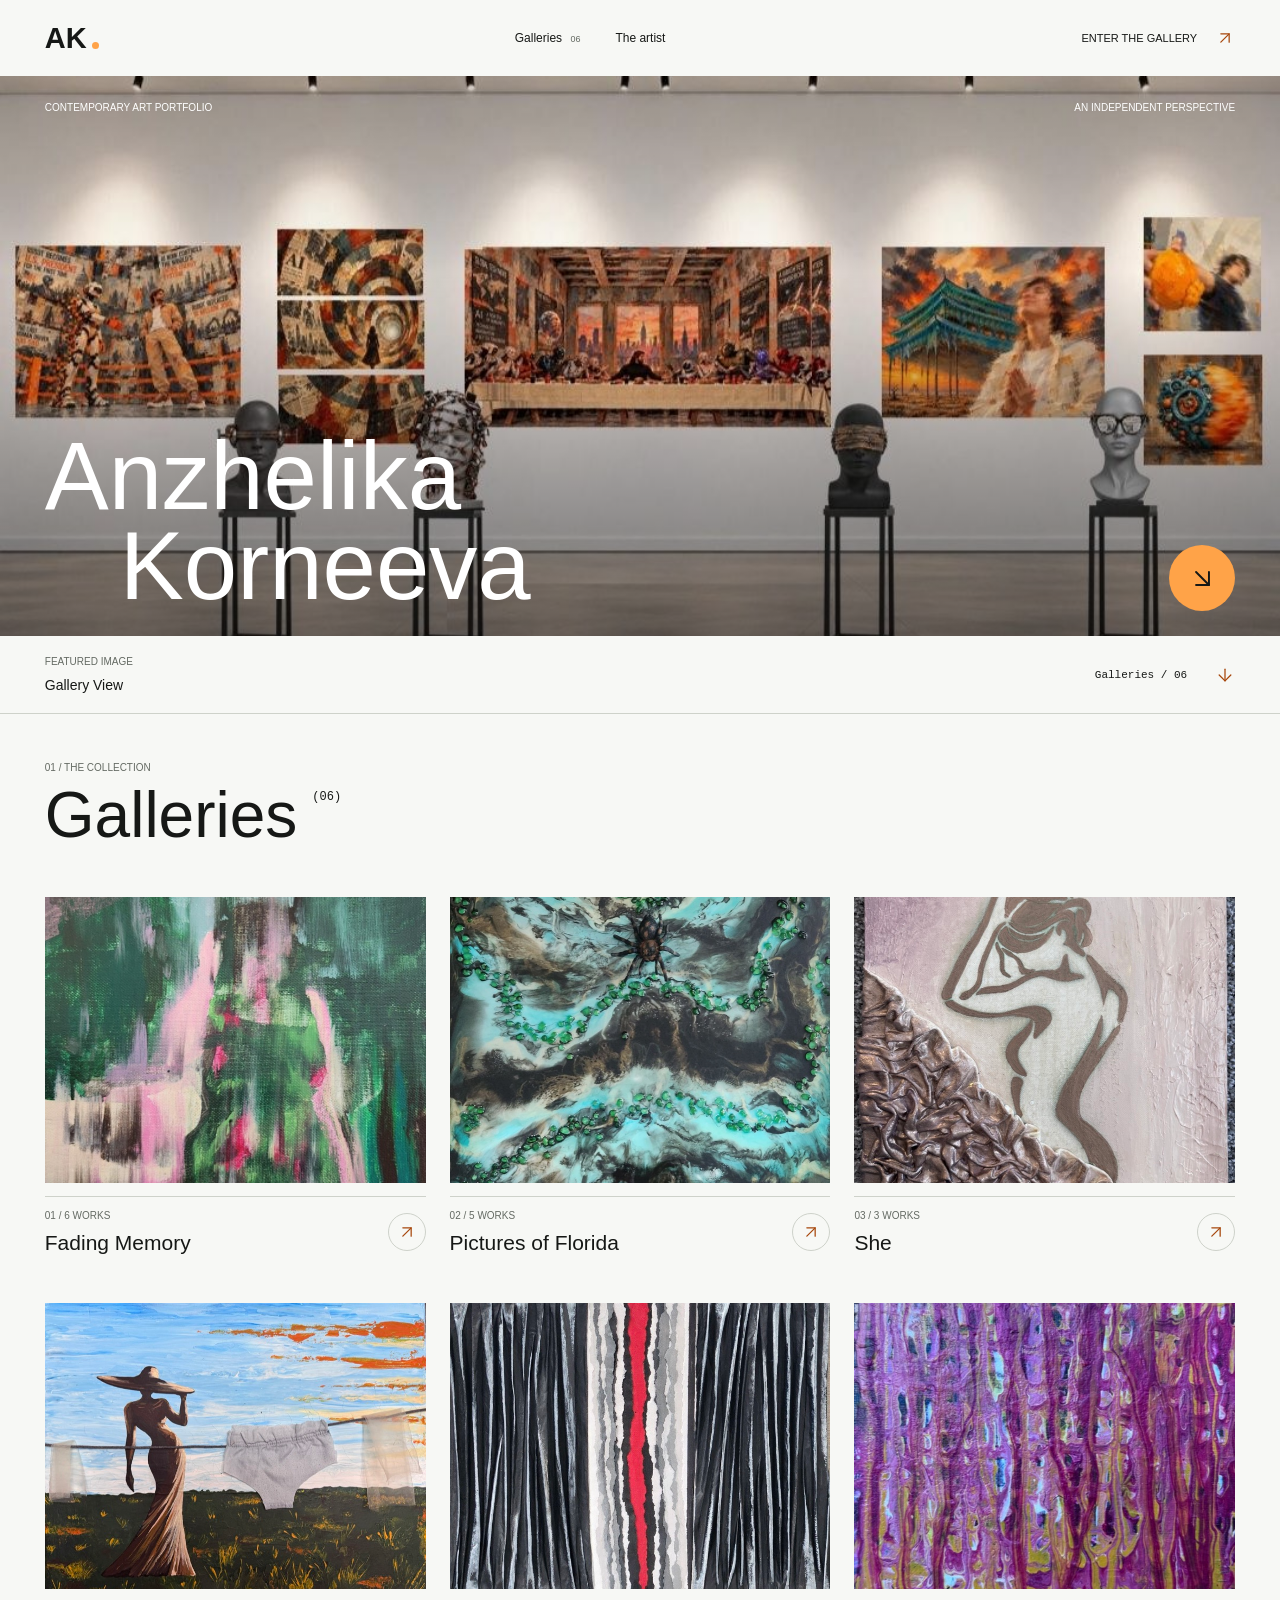
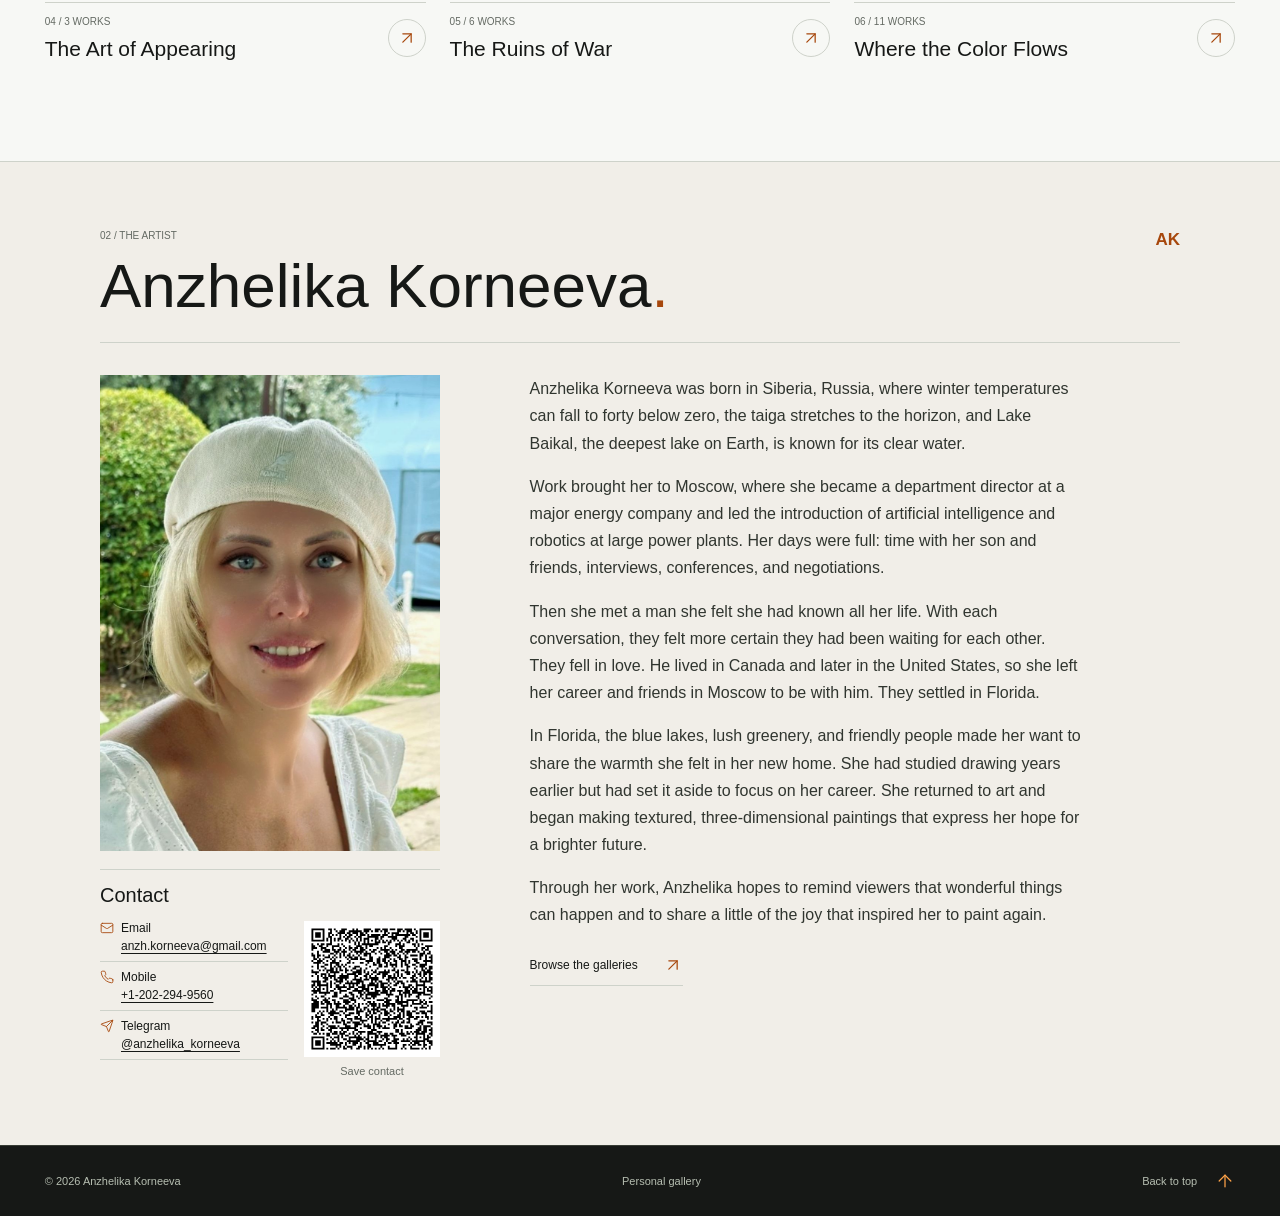
<file: index.html>
<!doctype html>
<html lang="en-US">
<head>
  <meta charset="utf-8">
  <meta name="viewport" content="width=device-width, initial-scale=1">
  <meta name="theme-color" content="#fafafa">
  <meta name="description" content="Explore six collections of contemporary art by Anzhelika Korneeva.">
  <title>Anzhelika Korneeva | Contemporary Art</title>
  <link rel="stylesheet" href="style.css?v=artist-neutral">
  <script src="assets/lucide.min.js" defer></script>
  <script src="site.js" defer></script>
</head>
<body class="homepage">
  <header class="navigation">
    <a class="monogram" href="#top" aria-label="Anzhelika Korneeva homepage">AK<span class="dot"></span></a>
    <nav aria-label="Main navigation"><a href="#works">Galleries <span>06</span></a><a href="#artist">The artist</a></nav>
    <a class="nav-note" href="#works">Enter the gallery <i data-lucide="arrow-up-right" aria-hidden="true"></i></a>
  </header>
  <main id="top">
    <section class="intro" aria-labelledby="artist-name">
      <div class="hero">
        <a class="hero-art" href="#works" aria-label="Browse Anzhelika Korneeva's galleries"><img src="assets/gallery-wall.jpg" alt="A gallery wall of paintings with four sculptural busts on stands in the foreground" fetchpriority="high"></a>
        <div class="intro-line"><span>Contemporary art portfolio</span><span>An independent perspective</span></div>
        <div class="hero-caption"><h1 id="artist-name">Anzhelika<br><span>Korneeva</span></h1><a href="#works" aria-label="Explore the works" title="Explore the works"><i data-lucide="arrow-down-right" aria-hidden="true"></i></a></div>
      </div>
      <div class="hero-bottom"><span><span class="eyebrow">Featured image</span><span id="featured-title">Gallery View</span></span><a class="featured-switch" href="#works"><span id="featured-count">Galleries / 06</span><i data-lucide="arrow-down" aria-hidden="true"></i></a></div>
    </section>
    <section id="works" class="works" aria-labelledby="works-title">
      <div class="section-heading"><div><span class="eyebrow">01 / The collection</span><h2 id="works-title">Galleries<sup>(06)</sup></h2></div></div>
      <!-- collection-covers:start -->
      <div class="gallery-directory">
        <a class="gallery-cover" href="galleries/fading-memory/">
          <div class="cover-image"><img src="assets/collections/fading-memory/thumb/05.jpg" alt="" loading="lazy" decoding="async"></div>
          <div class="cover-caption">
            <div><span class="eyebrow">01 / 6 works</span><h3>Fading Memory</h3></div>
            <span class="cover-arrow"><i data-lucide="arrow-up-right" aria-hidden="true"></i></span>
          </div>
        </a>
        <a class="gallery-cover" href="galleries/pictures-of-florida/">
          <div class="cover-image"><img src="assets/collections/pictures-of-florida/thumb/01.jpg" alt="" loading="lazy" decoding="async"></div>
          <div class="cover-caption">
            <div><span class="eyebrow">02 / 5 works</span><h3>Pictures of Florida</h3></div>
            <span class="cover-arrow"><i data-lucide="arrow-up-right" aria-hidden="true"></i></span>
          </div>
        </a>
        <a class="gallery-cover" href="galleries/she/">
          <div class="cover-image"><img src="assets/collections/she/thumb/01.jpg" alt="" loading="lazy" decoding="async"></div>
          <div class="cover-caption">
            <div><span class="eyebrow">03 / 3 works</span><h3>She</h3></div>
            <span class="cover-arrow"><i data-lucide="arrow-up-right" aria-hidden="true"></i></span>
          </div>
        </a>
        <a class="gallery-cover" href="galleries/the-art-of-appearing/">
          <div class="cover-image"><img src="assets/collections/the-art-of-appearing/thumb/01.jpg" alt="" loading="lazy" decoding="async"></div>
          <div class="cover-caption">
            <div><span class="eyebrow">04 / 3 works</span><h3>The Art of Appearing</h3></div>
            <span class="cover-arrow"><i data-lucide="arrow-up-right" aria-hidden="true"></i></span>
          </div>
        </a>
        <a class="gallery-cover" href="galleries/the-ruins-of-war/">
          <div class="cover-image"><img src="assets/collections/the-ruins-of-war/thumb/05.jpg" alt="" loading="lazy" decoding="async"></div>
          <div class="cover-caption">
            <div><span class="eyebrow">05 / 6 works</span><h3>The Ruins of War</h3></div>
            <span class="cover-arrow"><i data-lucide="arrow-up-right" aria-hidden="true"></i></span>
          </div>
        </a>
        <a class="gallery-cover" href="galleries/where-the-color-flows/">
          <div class="cover-image"><img src="assets/collections/where-the-color-flows/thumb/01.jpg" alt="" loading="lazy" decoding="async"></div>
          <div class="cover-caption">
            <div><span class="eyebrow">06 / 11 works</span><h3>Where the Color Flows</h3></div>
            <span class="cover-arrow"><i data-lucide="arrow-up-right" aria-hidden="true"></i></span>
          </div>
        </a>
      </div>
      <!-- collection-covers:end -->
    </section>
    <section id="artist" class="artist" aria-labelledby="about-title">
      <div class="artist-inner">
        <header class="artist-heading">
          <div>
            <span class="eyebrow">02 / The artist</span>
            <h2 id="about-title">Anzhelika Korneeva<span class="artist-period">.</span></h2>
          </div>
          <span class="artist-mark" aria-hidden="true">AK</span>
        </header>
        <div class="artist-profile">
          <div class="artist-sidebar">
            <img class="artist-portrait" src="assets/anzhelika-korneeva-portrait.jpg" alt="Anzhelika Korneeva in a cream beret outdoors" width="914" height="1280" loading="lazy" decoding="async">
            <section id="contact" class="artist-contact" aria-labelledby="contact-title">
              <h3 id="contact-title">Contact</h3>
              <dl class="contact-methods">
                <div><dt><i data-lucide="mail" aria-hidden="true"></i>Email</dt><dd><a href="mailto:anzh.korneeva@gmail.com">anzh.korneeva@gmail.com</a></dd></div>
                <div><dt><i data-lucide="phone" aria-hidden="true"></i>Mobile</dt><dd><a href="tel:+12022949560">+1-202-294-9560</a></dd></div>
                <div><dt><i data-lucide="send" aria-hidden="true"></i>Telegram</dt><dd><a href="https://t.me/anzhelika_korneeva">@anzhelika_korneeva</a></dd></div>
              </dl>
              <figure class="contact-qr">
                <a href="assets/anzhelika-korneeva.vcf" download aria-label="Download Anzhelika Korneeva's contact card">
                  <img src="assets/contact-qr.svg?v=vcard" width="136" height="136" alt="">
                </a>
                <figcaption>Save contact</figcaption>
              </figure>
            </section>
          </div>
          <div class="artist-copy">
            <p>Anzhelika Korneeva was born in Siberia, Russia, where winter temperatures can fall to forty below zero, the taiga stretches to the horizon, and Lake Baikal, the deepest lake on Earth, is known for its clear water.</p>
            <p>Work brought her to Moscow, where she became a department director at a major energy company and led the introduction of artificial intelligence and robotics at large power plants. Her days were full: time with her son and friends, interviews, conferences, and negotiations.</p>
            <p>Then she met a man she felt she had known all her life. With each conversation, they felt more certain they had been waiting for each other. They fell in love. He lived in Canada and later in the United States, so she left her career and friends in Moscow to be with him. They settled in Florida.</p>
            <p>In Florida, the blue lakes, lush greenery, and friendly people made her want to share the warmth she felt in her new home. She had studied drawing years earlier but had set it aside to focus on her career. She returned to art and began making textured, three-dimensional paintings that express her hope for a brighter future.</p>
            <p>Through her work, Anzhelika hopes to remind viewers that wonderful things can happen and to share a little of the joy that inspired her to paint again.</p>
            <a href="#works">Browse the galleries <i data-lucide="arrow-up-right" aria-hidden="true"></i></a>
          </div>
        </div>
      </div>
    </section>
  </main>
  <footer><span>&copy; <span id="year">2026</span> Anzhelika Korneeva</span><span>Personal gallery</span><a href="#top">Back to top <i data-lucide="arrow-up" aria-hidden="true"></i></a></footer>
</body>
</html>
</file>
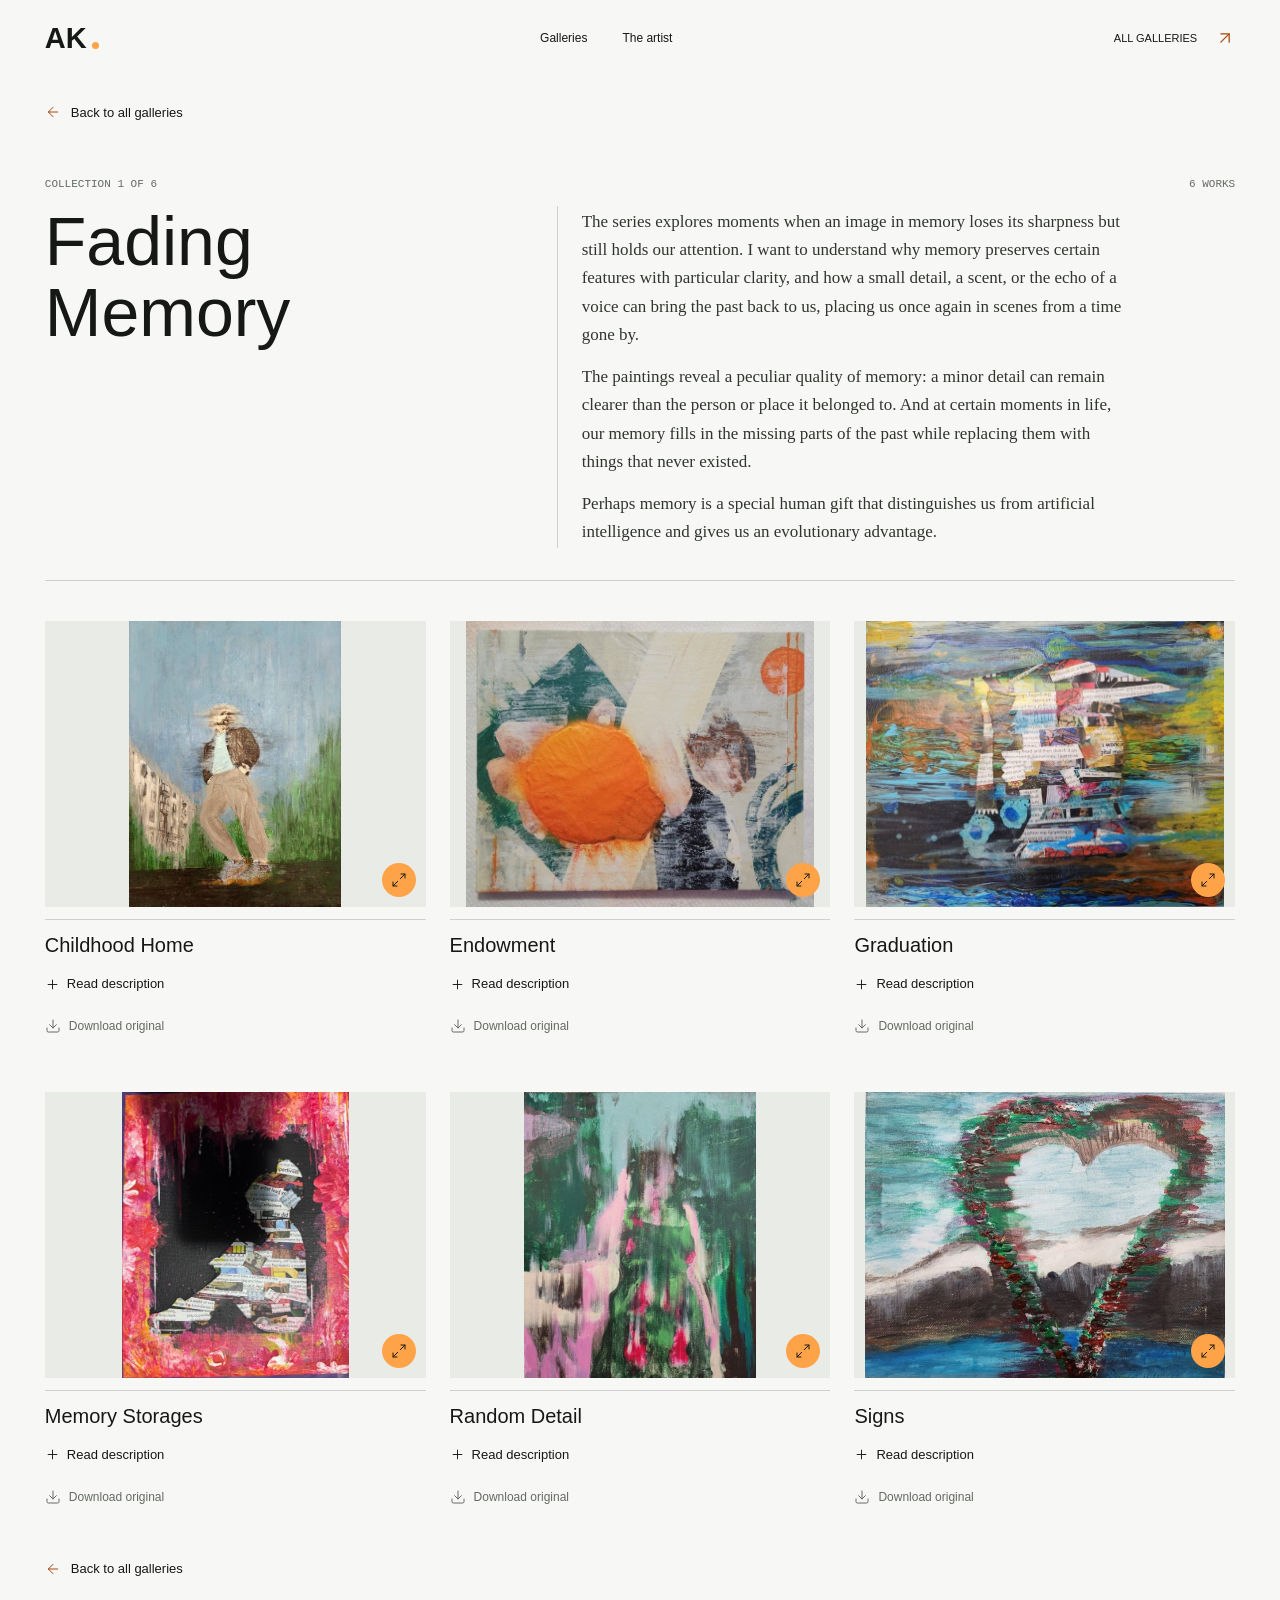
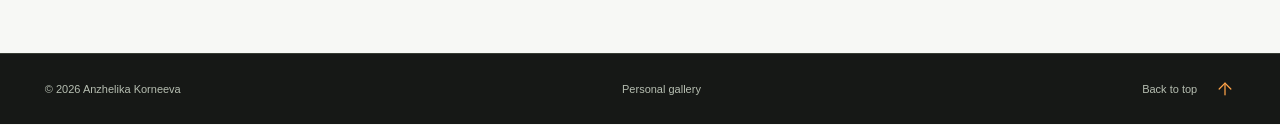
<file: galleries/fading-memory/index.html>
<!doctype html>
<html lang="en-US">
<head>
  <meta charset="utf-8">
  <meta name="viewport" content="width=device-width, initial-scale=1">
  <meta name="theme-color" content="#f7f8f5">
  <title>Fading Memory | Anzhelika Korneeva</title>
  <meta name="description" content="Explore Fading Memory, a collection of artworks by Anzhelika Korneeva.">
  <link rel="stylesheet" href="../../style.css">
  <script src="../../assets/lucide.min.js" defer></script>
  <script src="../../site.js" defer></script>
  <script src="../../collection-viewer.js" defer></script>
</head>
<body class="collection-page">
  <header class="navigation">
    <a class="monogram" href="../../index.html" aria-label="Anzhelika Korneeva homepage">AK<span class="dot"></span></a>
    <nav aria-label="Main navigation"><a href="../../index.html#works">Galleries</a><a href="../../index.html#artist">The artist</a></nav>
    <a class="nav-note" href="../../index.html#works">All galleries <i data-lucide="arrow-up-right" aria-hidden="true"></i></a>
  </header>
  <main id="top" class="collection-main">
    <header class="collection-heading">
      <a class="collection-back" href="../../index.html#works"><i data-lucide="arrow-left" aria-hidden="true"></i>Back to all galleries</a>
      <div class="collection-meta"><span>Collection 1 of 6</span><span>6 works</span></div>
      <div class="collection-opening has-description">
        <h1>Fading Memory</h1>
        <div class="collection-description">
        <p>The series explores moments when an image in memory loses its sharpness but still holds our attention. I want to understand why memory preserves certain features with particular clarity, and how a small detail, a scent, or the echo of a voice can bring the past back to us, placing us once again in scenes from a time gone by.</p>
        <p>The paintings reveal a peculiar quality of memory: a minor detail can remain clearer than the person or place it belonged to. And at certain moments in life, our memory fills in the missing parts of the past while replacing them with things that never existed.</p>
        <p>Perhaps memory is a special human gift that distinguishes us from artificial intelligence and gives us an evolutionary advantage.</p>
        </div>
      </div>
    </header>
    <div class="collection-grid"><figure class="collection-work">
          <a class="work-preview" href="../../assets/collections/fading-memory/preview/01.jpg" data-preview="../../assets/collections/fading-memory/preview/01.jpg" data-work-label="Childhood Home" aria-label="View Childhood Home">
            <img src="../../assets/collections/fading-memory/thumb/01.jpg" alt="Childhood Home" loading="lazy" decoding="async">
            <span class="open-icon"><i data-lucide="maximize-2" aria-hidden="true"></i></span>
          </a>
          <figcaption><h2>Childhood Home</h2>
            <details class="artwork-description">
              <summary><i data-lucide="plus" aria-hidden="true"></i><i data-lucide="minus" aria-hidden="true"></i><span>Read description</span></summary>
              <p>Something about a stranger hurrying past seems familiar: the posture, the hands in the pockets, the glance. And suddenly that very apartment building from childhood, so difficult to recall for many years, rises to the surface of memory. A single detail can bring up a whole layer of memories. Such a memorable moment belongs to an ordinary day, and that is precisely why it feels personal.</p>
            </details>
            <a class="original-link" href="../../assets/collections/fading-memory/original/Childhood%20Home.jpg" download="Childhood Home.jpg"
              aria-label="Download original image: Childhood Home"><i data-lucide="download" aria-hidden="true"></i><span>Download original</span></a>
          </figcaption>
        </figure><figure class="collection-work">
          <a class="work-preview" href="../../assets/collections/fading-memory/preview/02.jpg" data-preview="../../assets/collections/fading-memory/preview/02.jpg" data-work-label="Endowment" aria-label="View Endowment">
            <img src="../../assets/collections/fading-memory/thumb/02.jpg" alt="Endowment" loading="lazy" decoding="async">
            <span class="open-icon"><i data-lucide="maximize-2" aria-hidden="true"></i></span>
          </a>
          <figcaption><h2>Endowment</h2>
            <details class="artwork-description">
              <summary><i data-lucide="plus" aria-hidden="true"></i><i data-lucide="minus" aria-hidden="true"></i><span>Read description</span></summary>
              <p>Sometimes a person&#x27;s face fades from memory over time, but what we learned from that person remains part of every day. We use the skill, begin to think of it as our own, and even pass it on to others. Sometimes what we know how to do thanks to someone is what describes that person most accurately in our memory.</p>
            </details>
            <a class="original-link" href="../../assets/collections/fading-memory/original/Endowment.jpg" download="Endowment.jpg"
              aria-label="Download original image: Endowment"><i data-lucide="download" aria-hidden="true"></i><span>Download original</span></a>
          </figcaption>
        </figure><figure class="collection-work">
          <a class="work-preview" href="../../assets/collections/fading-memory/preview/03.jpg" data-preview="../../assets/collections/fading-memory/preview/03.jpg" data-work-label="Graduation" aria-label="View Graduation">
            <img src="../../assets/collections/fading-memory/thumb/03.jpg" alt="Graduation" loading="lazy" decoding="async">
            <span class="open-icon"><i data-lucide="maximize-2" aria-hidden="true"></i></span>
          </a>
          <figcaption><h2>Graduation</h2>
            <details class="artwork-description">
              <summary><i data-lucide="plus" aria-hidden="true"></i><i data-lucide="minus" aria-hidden="true"></i><span>Read description</span></summary>
              <p>A graduation photograph captures a personal event in a group image and seeks to recall a memorable day that stays with us for the rest of our lives. What did you dream about that day? What did you want to achieve, and what path did you want to take?</p>
              <p>The collage gives the form clarity, piecing it together from fragments of our plans and scraps of the life ahead. The painting shows how selective memory is: the ceremony remains recognizable, but what that day meant to one person slips away.</p>
            </details>
            <a class="original-link" href="../../assets/collections/fading-memory/original/Graduation.jpg" download="Graduation.jpg"
              aria-label="Download original image: Graduation"><i data-lucide="download" aria-hidden="true"></i><span>Download original</span></a>
          </figcaption>
        </figure><figure class="collection-work">
          <a class="work-preview" href="../../assets/collections/fading-memory/preview/04.jpg" data-preview="../../assets/collections/fading-memory/preview/04.jpg" data-work-label="Memory Storages" aria-label="View Memory Storages">
            <img src="../../assets/collections/fading-memory/thumb/04.jpg" alt="Memory Storages" loading="lazy" decoding="async">
            <span class="open-icon"><i data-lucide="maximize-2" aria-hidden="true"></i></span>
          </a>
          <figcaption><h2>Memory Storages</h2>
            <details class="artwork-description">
              <summary><i data-lucide="plus" aria-hidden="true"></i><i data-lucide="minus" aria-hidden="true"></i><span>Read description</span></summary>
              <p>Memory manages to hold all the important and incidental knowledge we acquire over a lifetime. Some things we read stay in view for years, others return without warning, and there are memories we spend years trying in vain to retrieve from the depths of our minds. Then there are things we know that lie unused somewhere inside us for our entire lives.</p>
              <p>I wonder how these countless stores of information are organized in memory, and why some things are so hard to recall while other information surfaces when we do not need it. Are we really in control of our memory if we do not even understand how it is organized?</p>
            </details>
            <a class="original-link" href="../../assets/collections/fading-memory/original/Memory%20storages.jpg" download="Memory storages.jpg"
              aria-label="Download original image: Memory Storages"><i data-lucide="download" aria-hidden="true"></i><span>Download original</span></a>
          </figcaption>
        </figure><figure class="collection-work">
          <a class="work-preview" href="../../assets/collections/fading-memory/preview/05.jpg" data-preview="../../assets/collections/fading-memory/preview/05.jpg" data-work-label="Random Detail" aria-label="View Random Detail">
            <img src="../../assets/collections/fading-memory/thumb/05.jpg" alt="Random Detail" loading="lazy" decoding="async">
            <span class="open-icon"><i data-lucide="maximize-2" aria-hidden="true"></i></span>
          </a>
          <figcaption><h2>Random Detail</h2>
            <details class="artwork-description">
              <summary><i data-lucide="plus" aria-hidden="true"></i><i data-lucide="minus" aria-hidden="true"></i><span>Read description</span></summary>
              <p>The face dissolves into horizontal brushstrokes, and only the red spots on the green dress continue to give shape to the figure. The dress becomes a hook by which we can bring the person back to mind.</p>
              <p>A chance detail from a single moment can remain part of our image of a person for years. And perhaps, fifty years later, a husband will tell his beloved wife that he still remembers the dress she wore the day they first met.</p>
            </details>
            <a class="original-link" href="../../assets/collections/fading-memory/original/Random%20detail.jpg" download="Random detail.jpg"
              aria-label="Download original image: Random Detail"><i data-lucide="download" aria-hidden="true"></i><span>Download original</span></a>
          </figcaption>
        </figure><figure class="collection-work">
          <a class="work-preview" href="../../assets/collections/fading-memory/preview/06.jpg" data-preview="../../assets/collections/fading-memory/preview/06.jpg" data-work-label="Signs" aria-label="View Signs">
            <img src="../../assets/collections/fading-memory/thumb/06.jpg" alt="Signs" loading="lazy" decoding="async">
            <span class="open-icon"><i data-lucide="maximize-2" aria-hidden="true"></i></span>
          </a>
          <figcaption><h2>Signs</h2>
            <details class="artwork-description">
              <summary><i data-lucide="plus" aria-hidden="true"></i><i data-lucide="minus" aria-hidden="true"></i><span>Read description</span></summary>
              <p>The heart-shaped outline makes the landscape feel emotionally familiar, and for a moment the place seems dear to us, even though we may be seeing it for the first time. The work explores how familiar signs steer our feelings and how easily we mistake the attachment we feel on looking for a quality of the place itself.</p>
            </details>
            <a class="original-link" href="../../assets/collections/fading-memory/original/Signs.jpg" download="Signs.jpg"
              aria-label="Download original image: Signs"><i data-lucide="download" aria-hidden="true"></i><span>Download original</span></a>
          </figcaption>
        </figure></div>
    <a class="collection-back collection-return" href="../../index.html#works"><i data-lucide="arrow-left" aria-hidden="true"></i>Back to all galleries</a>
  </main>
  <footer><span>&copy; <span id="year">2026</span> Anzhelika Korneeva</span><span>Personal gallery</span><a href="#top">Back to top <i data-lucide="arrow-up" aria-hidden="true"></i></a></footer>
  <dialog id="viewer" aria-label="Artwork viewer">
    <div class="viewer-top"><span id="viewer-title" aria-live="polite"></span>
      <button id="close-viewer" aria-label="Close artwork viewer" title="Close artwork viewer"><i data-lucide="x" aria-hidden="true"></i></button>
    </div>
    <div class="viewer-image"><img id="viewer-img" alt=""></div>
    <div class="viewer-bottom">
      <a id="viewer-download" class="original-link" download><i data-lucide="download" aria-hidden="true"></i><span>Download original</span></a>
      <div class="viewer-navigation">
        <button id="previous" aria-label="Previous artwork" title="Previous artwork"><i data-lucide="arrow-left" aria-hidden="true"></i></button>
        <span id="viewer-count"></span>
        <button id="next" aria-label="Next artwork" title="Next artwork"><i data-lucide="arrow-right" aria-hidden="true"></i></button>
      </div>
    </div>
  </dialog>
</body>
</html>
</file>
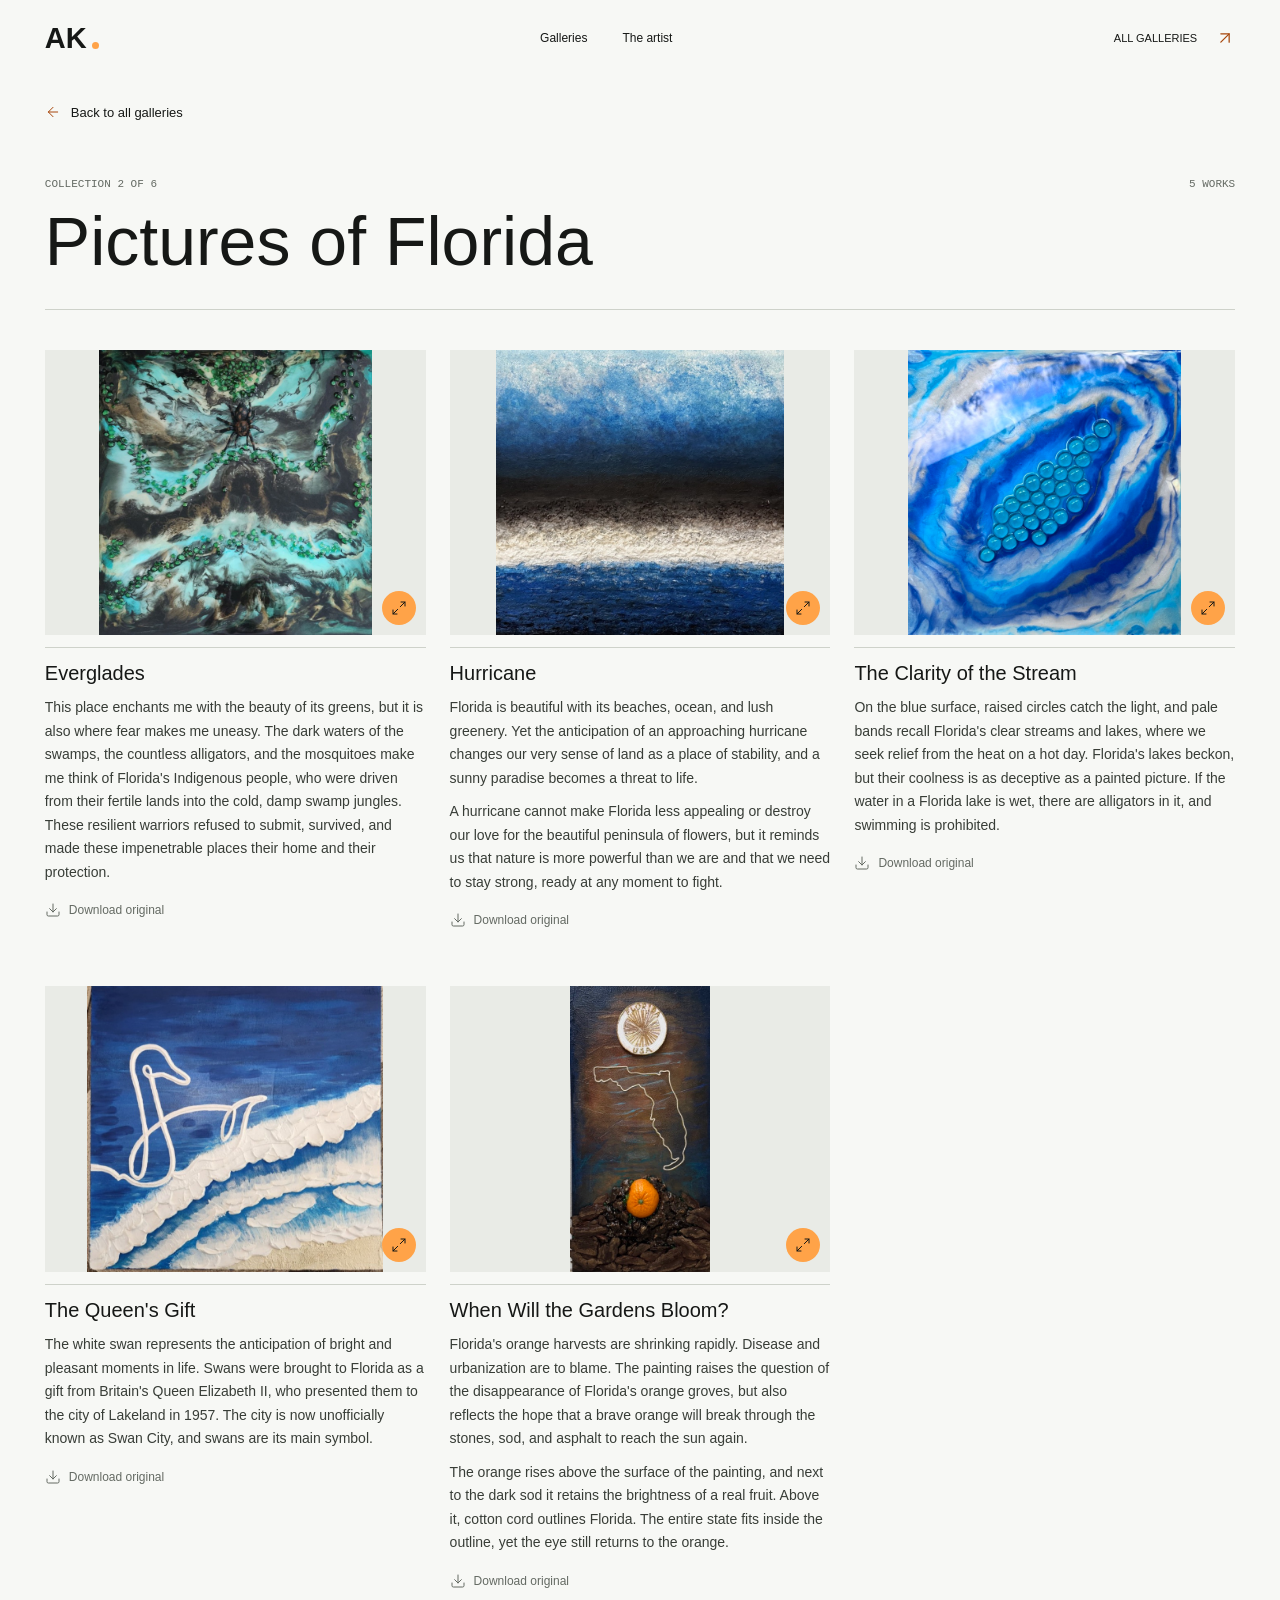
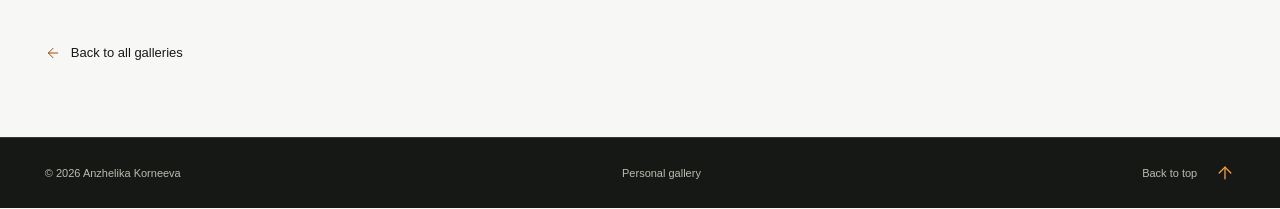
<file: galleries/pictures-of-florida/index.html>
<!doctype html>
<html lang="en-US">
<head>
  <meta charset="utf-8">
  <meta name="viewport" content="width=device-width, initial-scale=1">
  <meta name="theme-color" content="#f7f8f5">
  <title>Pictures of Florida | Anzhelika Korneeva</title>
  <meta name="description" content="Explore Pictures of Florida, a collection of artworks by Anzhelika Korneeva.">
  <link rel="stylesheet" href="../../style.css">
  <script src="../../assets/lucide.min.js" defer></script>
  <script src="../../site.js" defer></script>
  <script src="../../collection-viewer.js" defer></script>
</head>
<body class="collection-page">
  <header class="navigation">
    <a class="monogram" href="../../index.html" aria-label="Anzhelika Korneeva homepage">AK<span class="dot"></span></a>
    <nav aria-label="Main navigation"><a href="../../index.html#works">Galleries</a><a href="../../index.html#artist">The artist</a></nav>
    <a class="nav-note" href="../../index.html#works">All galleries <i data-lucide="arrow-up-right" aria-hidden="true"></i></a>
  </header>
  <main id="top" class="collection-main">
    <header class="collection-heading">
      <a class="collection-back" href="../../index.html#works"><i data-lucide="arrow-left" aria-hidden="true"></i>Back to all galleries</a>
      <div class="collection-meta"><span>Collection 2 of 6</span><span>5 works</span></div>
      <div class="collection-opening">
        <h1>Pictures of Florida</h1>
      </div>
    </header>
    <div class="collection-grid"><figure class="collection-work">
          <a class="work-preview" href="../../assets/collections/pictures-of-florida/preview/01.jpg" data-preview="../../assets/collections/pictures-of-florida/preview/01.jpg" data-work-label="Everglades" aria-label="View Everglades">
            <img src="../../assets/collections/pictures-of-florida/thumb/01.jpg" alt="Everglades" loading="lazy" decoding="async">
            <span class="open-icon"><i data-lucide="maximize-2" aria-hidden="true"></i></span>
          </a>
          <figcaption><h2>Everglades</h2>
            <div class="artwork-description">
              <p>This place enchants me with the beauty of its greens, but it is also where fear makes me uneasy. The dark waters of the swamps, the countless alligators, and the mosquitoes make me think of Florida&#x27;s Indigenous people, who were driven from their fertile lands into the cold, damp swamp jungles. These resilient warriors refused to submit, survived, and made these impenetrable places their home and their protection.</p>
            </div>
            <a class="original-link" href="../../assets/collections/pictures-of-florida/original/Everglades.jpg" download="Everglades.jpg"
              aria-label="Download original image: Everglades"><i data-lucide="download" aria-hidden="true"></i><span>Download original</span></a>
          </figcaption>
        </figure><figure class="collection-work">
          <a class="work-preview" href="../../assets/collections/pictures-of-florida/preview/02.jpg" data-preview="../../assets/collections/pictures-of-florida/preview/02.jpg" data-work-label="Hurricane" aria-label="View Hurricane">
            <img src="../../assets/collections/pictures-of-florida/thumb/02.jpg" alt="Hurricane" loading="lazy" decoding="async">
            <span class="open-icon"><i data-lucide="maximize-2" aria-hidden="true"></i></span>
          </a>
          <figcaption><h2>Hurricane</h2>
            <div class="artwork-description">
              <p>Florida is beautiful with its beaches, ocean, and lush greenery. Yet the anticipation of an approaching hurricane changes our very sense of land as a place of stability, and a sunny paradise becomes a threat to life.</p>
              <p>A hurricane cannot make Florida less appealing or destroy our love for the beautiful peninsula of flowers, but it reminds us that nature is more powerful than we are and that we need to stay strong, ready at any moment to fight.</p>
            </div>
            <a class="original-link" href="../../assets/collections/pictures-of-florida/original/Hurricane.jpg" download="Hurricane.jpg"
              aria-label="Download original image: Hurricane"><i data-lucide="download" aria-hidden="true"></i><span>Download original</span></a>
          </figcaption>
        </figure><figure class="collection-work">
          <a class="work-preview" href="../../assets/collections/pictures-of-florida/preview/03.jpg" data-preview="../../assets/collections/pictures-of-florida/preview/03.jpg" data-work-label="The Clarity of the Stream" aria-label="View The Clarity of the Stream">
            <img src="../../assets/collections/pictures-of-florida/thumb/03.jpg" alt="The Clarity of the Stream" loading="lazy" decoding="async">
            <span class="open-icon"><i data-lucide="maximize-2" aria-hidden="true"></i></span>
          </a>
          <figcaption><h2>The Clarity of the Stream</h2>
            <div class="artwork-description">
              <p>On the blue surface, raised circles catch the light, and pale bands recall Florida&#x27;s clear streams and lakes, where we seek relief from the heat on a hot day. Florida&#x27;s lakes beckon, but their coolness is as deceptive as a painted picture. If the water in a Florida lake is wet, there are alligators in it, and swimming is prohibited.</p>
            </div>
            <a class="original-link" href="../../assets/collections/pictures-of-florida/original/The%20clarity%20of%20the%20stream.jpg" download="The clarity of the stream.jpg"
              aria-label="Download original image: The Clarity of the Stream"><i data-lucide="download" aria-hidden="true"></i><span>Download original</span></a>
          </figcaption>
        </figure><figure class="collection-work">
          <a class="work-preview" href="../../assets/collections/pictures-of-florida/preview/04.jpg" data-preview="../../assets/collections/pictures-of-florida/preview/04.jpg" data-work-label="The Queen&#x27;s Gift" aria-label="View The Queen&#x27;s Gift">
            <img src="../../assets/collections/pictures-of-florida/thumb/04.jpg" alt="The Queen&#x27;s Gift" loading="lazy" decoding="async">
            <span class="open-icon"><i data-lucide="maximize-2" aria-hidden="true"></i></span>
          </a>
          <figcaption><h2>The Queen&#x27;s Gift</h2>
            <div class="artwork-description">
              <p>The white swan represents the anticipation of bright and pleasant moments in life. Swans were brought to Florida as a gift from Britain&#x27;s Queen Elizabeth II, who presented them to the city of Lakeland in 1957. The city is now unofficially known as Swan City, and swans are its main symbol.</p>
            </div>
            <a class="original-link" href="../../assets/collections/pictures-of-florida/original/The%20Queen%27s%20Gift.jpg" download="The Queen&#x27;s Gift.jpg"
              aria-label="Download original image: The Queen&#x27;s Gift"><i data-lucide="download" aria-hidden="true"></i><span>Download original</span></a>
          </figcaption>
        </figure><figure class="collection-work">
          <a class="work-preview" href="../../assets/collections/pictures-of-florida/preview/05.jpg" data-preview="../../assets/collections/pictures-of-florida/preview/05.jpg" data-work-label="When Will the Gardens Bloom?" aria-label="View When Will the Gardens Bloom?">
            <img src="../../assets/collections/pictures-of-florida/thumb/05.jpg" alt="When Will the Gardens Bloom?" loading="lazy" decoding="async">
            <span class="open-icon"><i data-lucide="maximize-2" aria-hidden="true"></i></span>
          </a>
          <figcaption><h2>When Will the Gardens Bloom?</h2>
            <div class="artwork-description">
              <p>Florida&#x27;s orange harvests are shrinking rapidly. Disease and urbanization are to blame. The painting raises the question of the disappearance of Florida&#x27;s orange groves, but also reflects the hope that a brave orange will break through the stones, sod, and asphalt to reach the sun again.</p>
              <p>The orange rises above the surface of the painting, and next to the dark sod it retains the brightness of a real fruit. Above it, cotton cord outlines Florida. The entire state fits inside the outline, yet the eye still returns to the orange.</p>
            </div>
            <a class="original-link" href="../../assets/collections/pictures-of-florida/original/When%20will%20the%20gardens%20bloom.jpg" download="When will the gardens bloom.jpg"
              aria-label="Download original image: When Will the Gardens Bloom?"><i data-lucide="download" aria-hidden="true"></i><span>Download original</span></a>
          </figcaption>
        </figure></div>
    <a class="collection-back collection-return" href="../../index.html#works"><i data-lucide="arrow-left" aria-hidden="true"></i>Back to all galleries</a>
  </main>
  <footer><span>&copy; <span id="year">2026</span> Anzhelika Korneeva</span><span>Personal gallery</span><a href="#top">Back to top <i data-lucide="arrow-up" aria-hidden="true"></i></a></footer>
  <dialog id="viewer" aria-label="Artwork viewer">
    <div class="viewer-top"><span id="viewer-title" aria-live="polite"></span>
      <button id="close-viewer" aria-label="Close artwork viewer" title="Close artwork viewer"><i data-lucide="x" aria-hidden="true"></i></button>
    </div>
    <div class="viewer-image"><img id="viewer-img" alt=""></div>
    <div class="viewer-bottom">
      <a id="viewer-download" class="original-link" download><i data-lucide="download" aria-hidden="true"></i><span>Download original</span></a>
      <div class="viewer-navigation">
        <button id="previous" aria-label="Previous artwork" title="Previous artwork"><i data-lucide="arrow-left" aria-hidden="true"></i></button>
        <span id="viewer-count"></span>
        <button id="next" aria-label="Next artwork" title="Next artwork"><i data-lucide="arrow-right" aria-hidden="true"></i></button>
      </div>
    </div>
  </dialog>
</body>
</html>
</file>
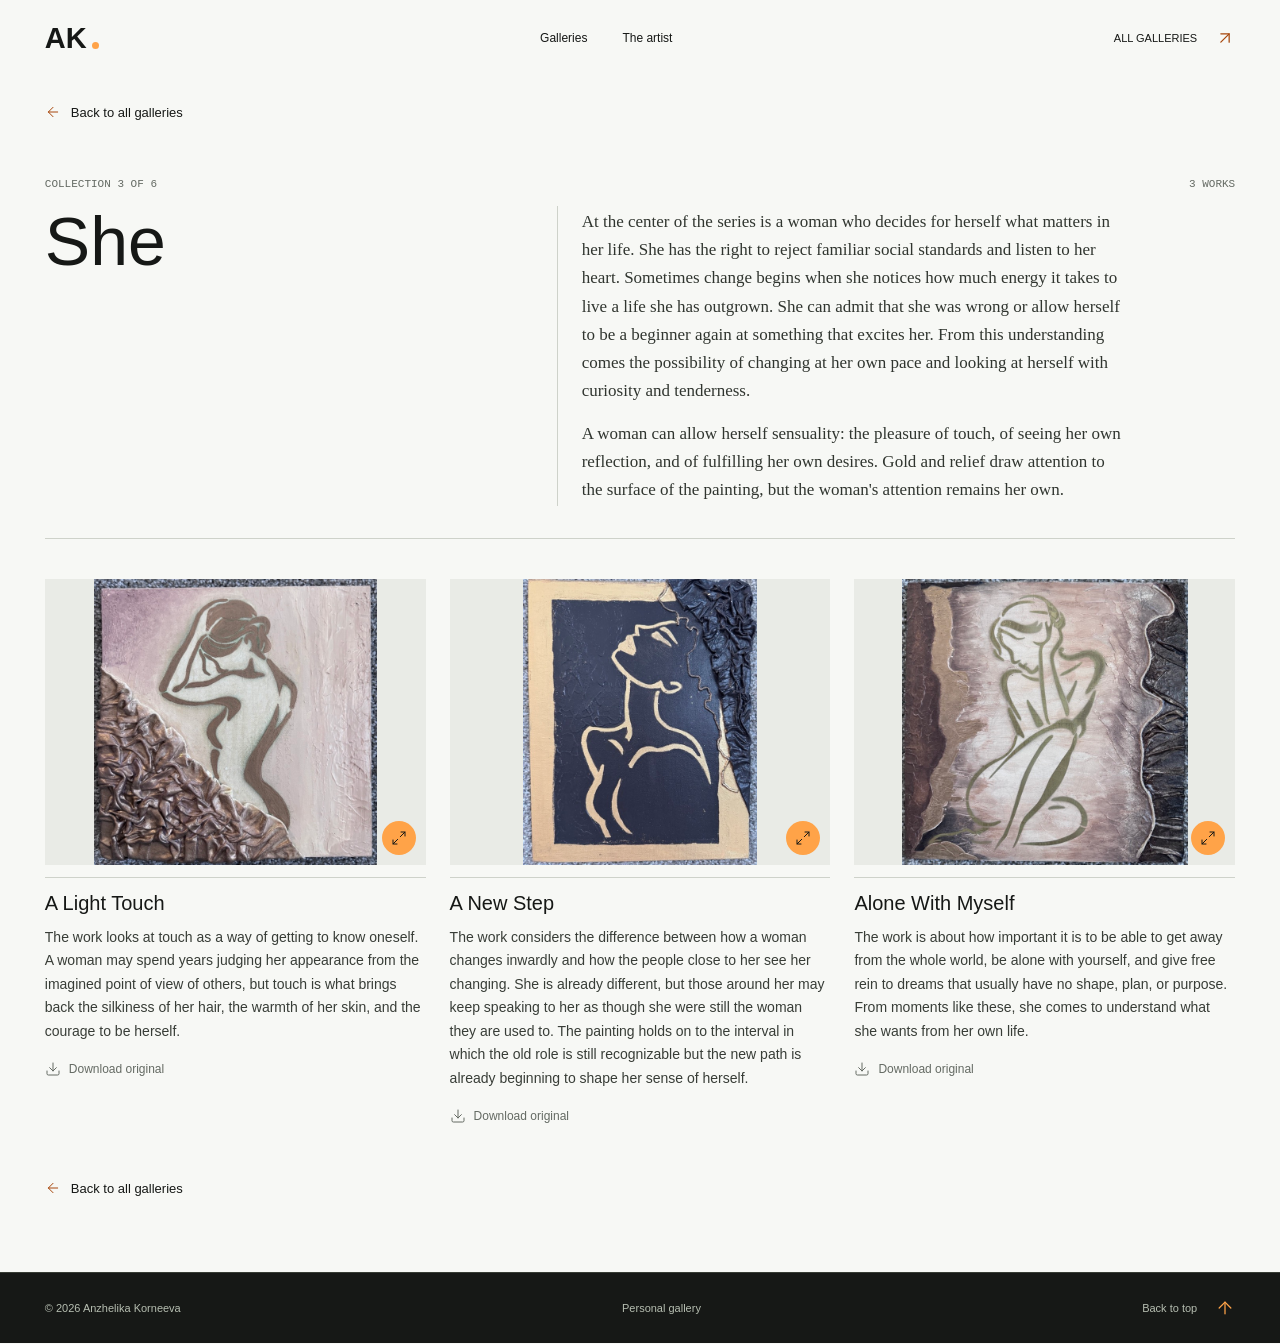
<file: galleries/she/index.html>
<!doctype html>
<html lang="en-US">
<head>
  <meta charset="utf-8">
  <meta name="viewport" content="width=device-width, initial-scale=1">
  <meta name="theme-color" content="#f7f8f5">
  <title>She | Anzhelika Korneeva</title>
  <meta name="description" content="Explore She, a collection of artworks by Anzhelika Korneeva.">
  <link rel="stylesheet" href="../../style.css">
  <script src="../../assets/lucide.min.js" defer></script>
  <script src="../../site.js" defer></script>
  <script src="../../collection-viewer.js" defer></script>
</head>
<body class="collection-page">
  <header class="navigation">
    <a class="monogram" href="../../index.html" aria-label="Anzhelika Korneeva homepage">AK<span class="dot"></span></a>
    <nav aria-label="Main navigation"><a href="../../index.html#works">Galleries</a><a href="../../index.html#artist">The artist</a></nav>
    <a class="nav-note" href="../../index.html#works">All galleries <i data-lucide="arrow-up-right" aria-hidden="true"></i></a>
  </header>
  <main id="top" class="collection-main">
    <header class="collection-heading">
      <a class="collection-back" href="../../index.html#works"><i data-lucide="arrow-left" aria-hidden="true"></i>Back to all galleries</a>
      <div class="collection-meta"><span>Collection 3 of 6</span><span>3 works</span></div>
      <div class="collection-opening has-description">
        <h1>She</h1>
        <div class="collection-description">
        <p>At the center of the series is a woman who decides for herself what matters in her life. She has the right to reject familiar social standards and listen to her heart. Sometimes change begins when she notices how much energy it takes to live a life she has outgrown. She can admit that she was wrong or allow herself to be a beginner again at something that excites her. From this understanding comes the possibility of changing at her own pace and looking at herself with curiosity and tenderness.</p>
        <p>A woman can allow herself sensuality: the pleasure of touch, of seeing her own reflection, and of fulfilling her own desires. Gold and relief draw attention to the surface of the painting, but the woman&#x27;s attention remains her own.</p>
        </div>
      </div>
    </header>
    <div class="collection-grid"><figure class="collection-work">
          <a class="work-preview" href="../../assets/collections/she/preview/01.jpg" data-preview="../../assets/collections/she/preview/01.jpg" data-work-label="A Light Touch" aria-label="View A Light Touch">
            <img src="../../assets/collections/she/thumb/01.jpg" alt="A Light Touch" loading="lazy" decoding="async">
            <span class="open-icon"><i data-lucide="maximize-2" aria-hidden="true"></i></span>
          </a>
          <figcaption><h2>A Light Touch</h2>
            <div class="artwork-description">
              <p>The work looks at touch as a way of getting to know oneself. A woman may spend years judging her appearance from the imagined point of view of others, but touch is what brings back the silkiness of her hair, the warmth of her skin, and the courage to be herself.</p>
            </div>
            <a class="original-link" href="../../assets/collections/she/original/A%20light%20touch.jpg" download="A light touch.jpg"
              aria-label="Download original image: A Light Touch"><i data-lucide="download" aria-hidden="true"></i><span>Download original</span></a>
          </figcaption>
        </figure><figure class="collection-work">
          <a class="work-preview" href="../../assets/collections/she/preview/02.jpg" data-preview="../../assets/collections/she/preview/02.jpg" data-work-label="A New Step" aria-label="View A New Step">
            <img src="../../assets/collections/she/thumb/02.jpg" alt="A New Step" loading="lazy" decoding="async">
            <span class="open-icon"><i data-lucide="maximize-2" aria-hidden="true"></i></span>
          </a>
          <figcaption><h2>A New Step</h2>
            <div class="artwork-description">
              <p>The work considers the difference between how a woman changes inwardly and how the people close to her see her changing. She is already different, but those around her may keep speaking to her as though she were still the woman they are used to. The painting holds on to the interval in which the old role is still recognizable but the new path is already beginning to shape her sense of herself.</p>
            </div>
            <a class="original-link" href="../../assets/collections/she/original/A%20new%20step.jpg" download="A new step.jpg"
              aria-label="Download original image: A New Step"><i data-lucide="download" aria-hidden="true"></i><span>Download original</span></a>
          </figcaption>
        </figure><figure class="collection-work">
          <a class="work-preview" href="../../assets/collections/she/preview/03.jpg" data-preview="../../assets/collections/she/preview/03.jpg" data-work-label="Alone With Myself" aria-label="View Alone With Myself">
            <img src="../../assets/collections/she/thumb/03.jpg" alt="Alone With Myself" loading="lazy" decoding="async">
            <span class="open-icon"><i data-lucide="maximize-2" aria-hidden="true"></i></span>
          </a>
          <figcaption><h2>Alone With Myself</h2>
            <div class="artwork-description">
              <p>The work is about how important it is to be able to get away from the whole world, be alone with yourself, and give free rein to dreams that usually have no shape, plan, or purpose. From moments like these, she comes to understand what she wants from her own life.</p>
            </div>
            <a class="original-link" href="../../assets/collections/she/original/Alone%20with%20myself.jpg" download="Alone with myself.jpg"
              aria-label="Download original image: Alone With Myself"><i data-lucide="download" aria-hidden="true"></i><span>Download original</span></a>
          </figcaption>
        </figure></div>
    <a class="collection-back collection-return" href="../../index.html#works"><i data-lucide="arrow-left" aria-hidden="true"></i>Back to all galleries</a>
  </main>
  <footer><span>&copy; <span id="year">2026</span> Anzhelika Korneeva</span><span>Personal gallery</span><a href="#top">Back to top <i data-lucide="arrow-up" aria-hidden="true"></i></a></footer>
  <dialog id="viewer" aria-label="Artwork viewer">
    <div class="viewer-top"><span id="viewer-title" aria-live="polite"></span>
      <button id="close-viewer" aria-label="Close artwork viewer" title="Close artwork viewer"><i data-lucide="x" aria-hidden="true"></i></button>
    </div>
    <div class="viewer-image"><img id="viewer-img" alt=""></div>
    <div class="viewer-bottom">
      <a id="viewer-download" class="original-link" download><i data-lucide="download" aria-hidden="true"></i><span>Download original</span></a>
      <div class="viewer-navigation">
        <button id="previous" aria-label="Previous artwork" title="Previous artwork"><i data-lucide="arrow-left" aria-hidden="true"></i></button>
        <span id="viewer-count"></span>
        <button id="next" aria-label="Next artwork" title="Next artwork"><i data-lucide="arrow-right" aria-hidden="true"></i></button>
      </div>
    </div>
  </dialog>
</body>
</html>
</file>
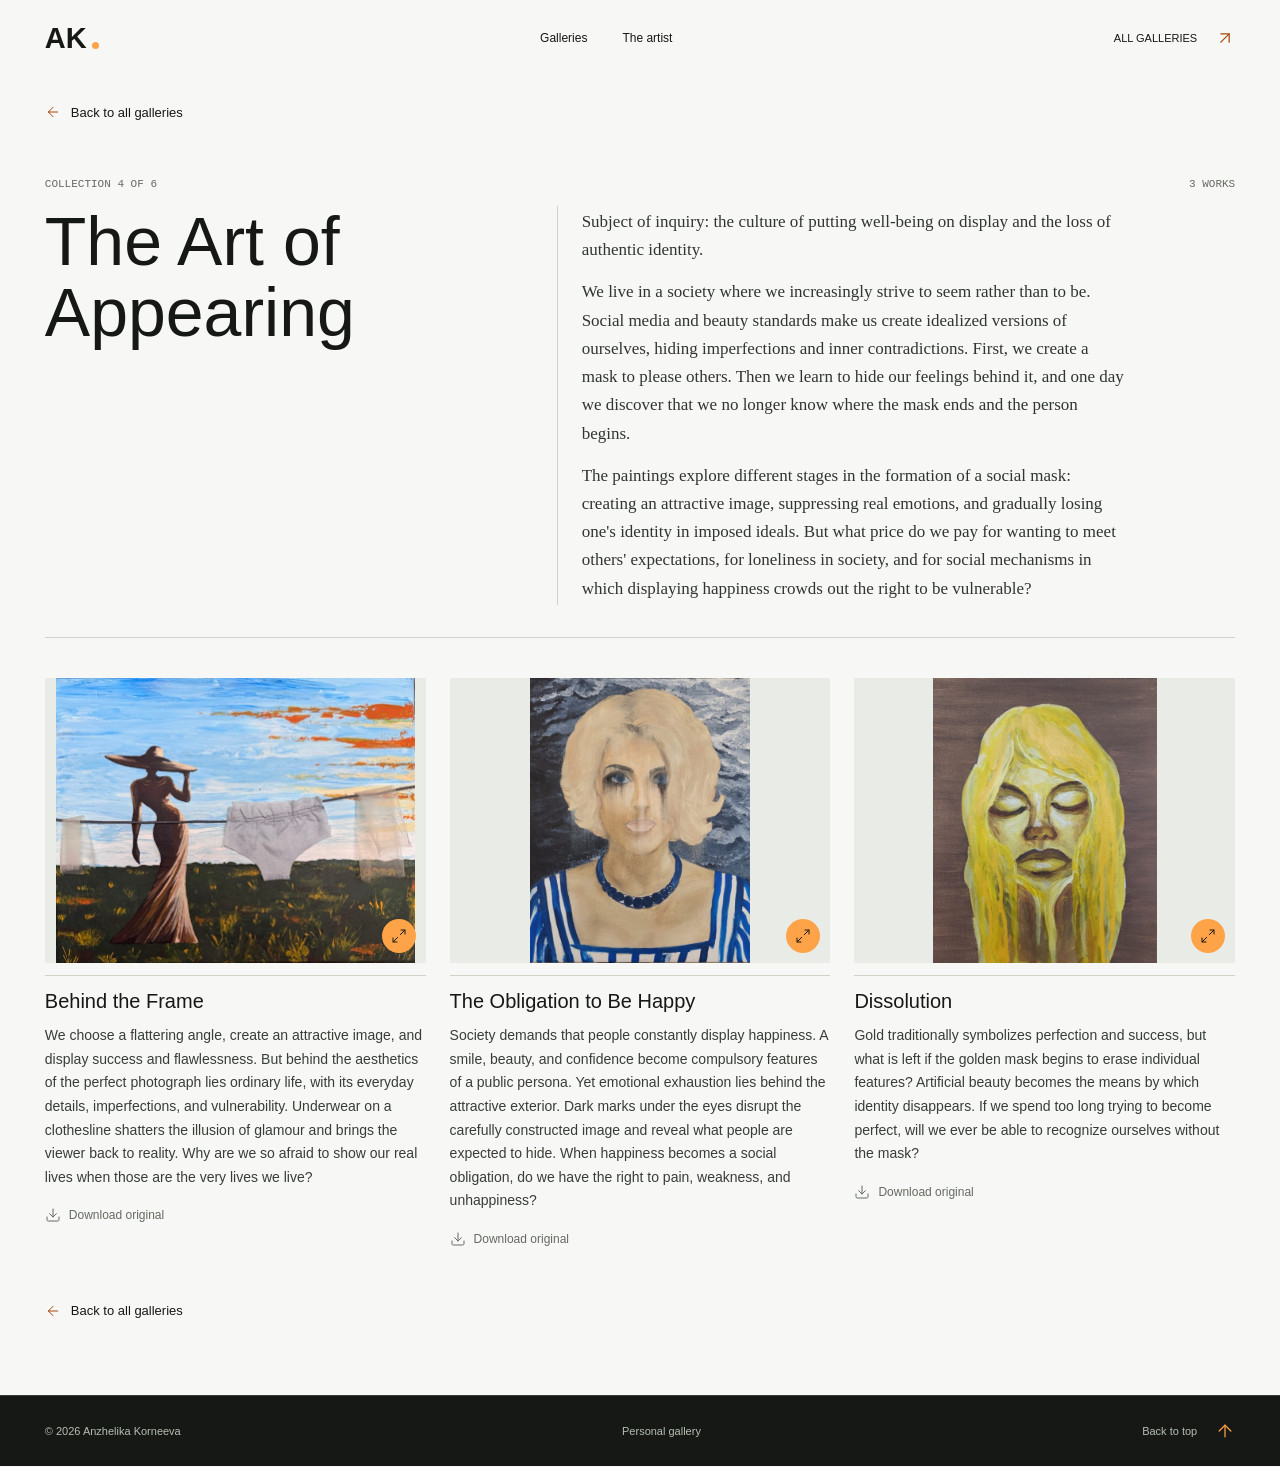
<file: galleries/the-art-of-appearing/index.html>
<!doctype html>
<html lang="en-US">
<head>
  <meta charset="utf-8">
  <meta name="viewport" content="width=device-width, initial-scale=1">
  <meta name="theme-color" content="#f7f8f5">
  <title>The Art of Appearing | Anzhelika Korneeva</title>
  <meta name="description" content="Explore The Art of Appearing, a collection of artworks by Anzhelika Korneeva.">
  <link rel="stylesheet" href="../../style.css">
  <script src="../../assets/lucide.min.js" defer></script>
  <script src="../../site.js" defer></script>
  <script src="../../collection-viewer.js" defer></script>
</head>
<body class="collection-page">
  <header class="navigation">
    <a class="monogram" href="../../index.html" aria-label="Anzhelika Korneeva homepage">AK<span class="dot"></span></a>
    <nav aria-label="Main navigation"><a href="../../index.html#works">Galleries</a><a href="../../index.html#artist">The artist</a></nav>
    <a class="nav-note" href="../../index.html#works">All galleries <i data-lucide="arrow-up-right" aria-hidden="true"></i></a>
  </header>
  <main id="top" class="collection-main">
    <header class="collection-heading">
      <a class="collection-back" href="../../index.html#works"><i data-lucide="arrow-left" aria-hidden="true"></i>Back to all galleries</a>
      <div class="collection-meta"><span>Collection 4 of 6</span><span>3 works</span></div>
      <div class="collection-opening has-description">
        <h1>The Art of Appearing</h1>
        <div class="collection-description">
        <p>Subject of inquiry: the culture of putting well-being on display and the loss of authentic identity.</p>
        <p>We live in a society where we increasingly strive to seem rather than to be. Social media and beauty standards make us create idealized versions of ourselves, hiding imperfections and inner contradictions. First, we create a mask to please others. Then we learn to hide our feelings behind it, and one day we discover that we no longer know where the mask ends and the person begins.</p>
        <p>The paintings explore different stages in the formation of a social mask: creating an attractive image, suppressing real emotions, and gradually losing one&#x27;s identity in imposed ideals. But what price do we pay for wanting to meet others&#x27; expectations, for loneliness in society, and for social mechanisms in which displaying happiness crowds out the right to be vulnerable?</p>
        </div>
      </div>
    </header>
    <div class="collection-grid"><figure class="collection-work">
          <a class="work-preview" href="../../assets/collections/the-art-of-appearing/preview/01.jpg" data-preview="../../assets/collections/the-art-of-appearing/preview/01.jpg" data-work-label="Behind the Frame" aria-label="View Behind the Frame">
            <img src="../../assets/collections/the-art-of-appearing/thumb/01.jpg" alt="Behind the Frame" loading="lazy" decoding="async">
            <span class="open-icon"><i data-lucide="maximize-2" aria-hidden="true"></i></span>
          </a>
          <figcaption><h2>Behind the Frame</h2>
            <div class="artwork-description">
              <p>We choose a flattering angle, create an attractive image, and display success and flawlessness. But behind the aesthetics of the perfect photograph lies ordinary life, with its everyday details, imperfections, and vulnerability. Underwear on a clothesline shatters the illusion of glamour and brings the viewer back to reality. Why are we so afraid to show our real lives when those are the very lives we live?</p>
            </div>
            <a class="original-link" href="../../assets/collections/the-art-of-appearing/original/Behind%20the%20Frame.jpg" download="Behind the Frame.jpg"
              aria-label="Download original image: Behind the Frame"><i data-lucide="download" aria-hidden="true"></i><span>Download original</span></a>
          </figcaption>
        </figure><figure class="collection-work">
          <a class="work-preview" href="../../assets/collections/the-art-of-appearing/preview/03.jpg" data-preview="../../assets/collections/the-art-of-appearing/preview/03.jpg" data-work-label="The Obligation to Be Happy" aria-label="View The Obligation to Be Happy">
            <img src="../../assets/collections/the-art-of-appearing/thumb/03.jpg" alt="The Obligation to Be Happy" loading="lazy" decoding="async">
            <span class="open-icon"><i data-lucide="maximize-2" aria-hidden="true"></i></span>
          </a>
          <figcaption><h2>The Obligation to Be Happy</h2>
            <div class="artwork-description">
              <p>Society demands that people constantly display happiness. A smile, beauty, and confidence become compulsory features of a public persona. Yet emotional exhaustion lies behind the attractive exterior. Dark marks under the eyes disrupt the carefully constructed image and reveal what people are expected to hide. When happiness becomes a social obligation, do we have the right to pain, weakness, and unhappiness?</p>
            </div>
            <a class="original-link" href="../../assets/collections/the-art-of-appearing/original/The%20Obligation%20to%20Be%20Happy.jpg" download="The Obligation to Be Happy.jpg"
              aria-label="Download original image: The Obligation to Be Happy"><i data-lucide="download" aria-hidden="true"></i><span>Download original</span></a>
          </figcaption>
        </figure><figure class="collection-work">
          <a class="work-preview" href="../../assets/collections/the-art-of-appearing/preview/02.jpg" data-preview="../../assets/collections/the-art-of-appearing/preview/02.jpg" data-work-label="Dissolution" aria-label="View Dissolution">
            <img src="../../assets/collections/the-art-of-appearing/thumb/02.jpg" alt="Dissolution" loading="lazy" decoding="async">
            <span class="open-icon"><i data-lucide="maximize-2" aria-hidden="true"></i></span>
          </a>
          <figcaption><h2>Dissolution</h2>
            <div class="artwork-description">
              <p>Gold traditionally symbolizes perfection and success, but what is left if the golden mask begins to erase individual features? Artificial beauty becomes the means by which identity disappears. If we spend too long trying to become perfect, will we ever be able to recognize ourselves without the mask?</p>
            </div>
            <a class="original-link" href="../../assets/collections/the-art-of-appearing/original/Dissolution.jpg" download="Dissolution.jpg"
              aria-label="Download original image: Dissolution"><i data-lucide="download" aria-hidden="true"></i><span>Download original</span></a>
          </figcaption>
        </figure></div>
    <a class="collection-back collection-return" href="../../index.html#works"><i data-lucide="arrow-left" aria-hidden="true"></i>Back to all galleries</a>
  </main>
  <footer><span>&copy; <span id="year">2026</span> Anzhelika Korneeva</span><span>Personal gallery</span><a href="#top">Back to top <i data-lucide="arrow-up" aria-hidden="true"></i></a></footer>
  <dialog id="viewer" aria-label="Artwork viewer">
    <div class="viewer-top"><span id="viewer-title" aria-live="polite"></span>
      <button id="close-viewer" aria-label="Close artwork viewer" title="Close artwork viewer"><i data-lucide="x" aria-hidden="true"></i></button>
    </div>
    <div class="viewer-image"><img id="viewer-img" alt=""></div>
    <div class="viewer-bottom">
      <a id="viewer-download" class="original-link" download><i data-lucide="download" aria-hidden="true"></i><span>Download original</span></a>
      <div class="viewer-navigation">
        <button id="previous" aria-label="Previous artwork" title="Previous artwork"><i data-lucide="arrow-left" aria-hidden="true"></i></button>
        <span id="viewer-count"></span>
        <button id="next" aria-label="Next artwork" title="Next artwork"><i data-lucide="arrow-right" aria-hidden="true"></i></button>
      </div>
    </div>
  </dialog>
</body>
</html>
</file>
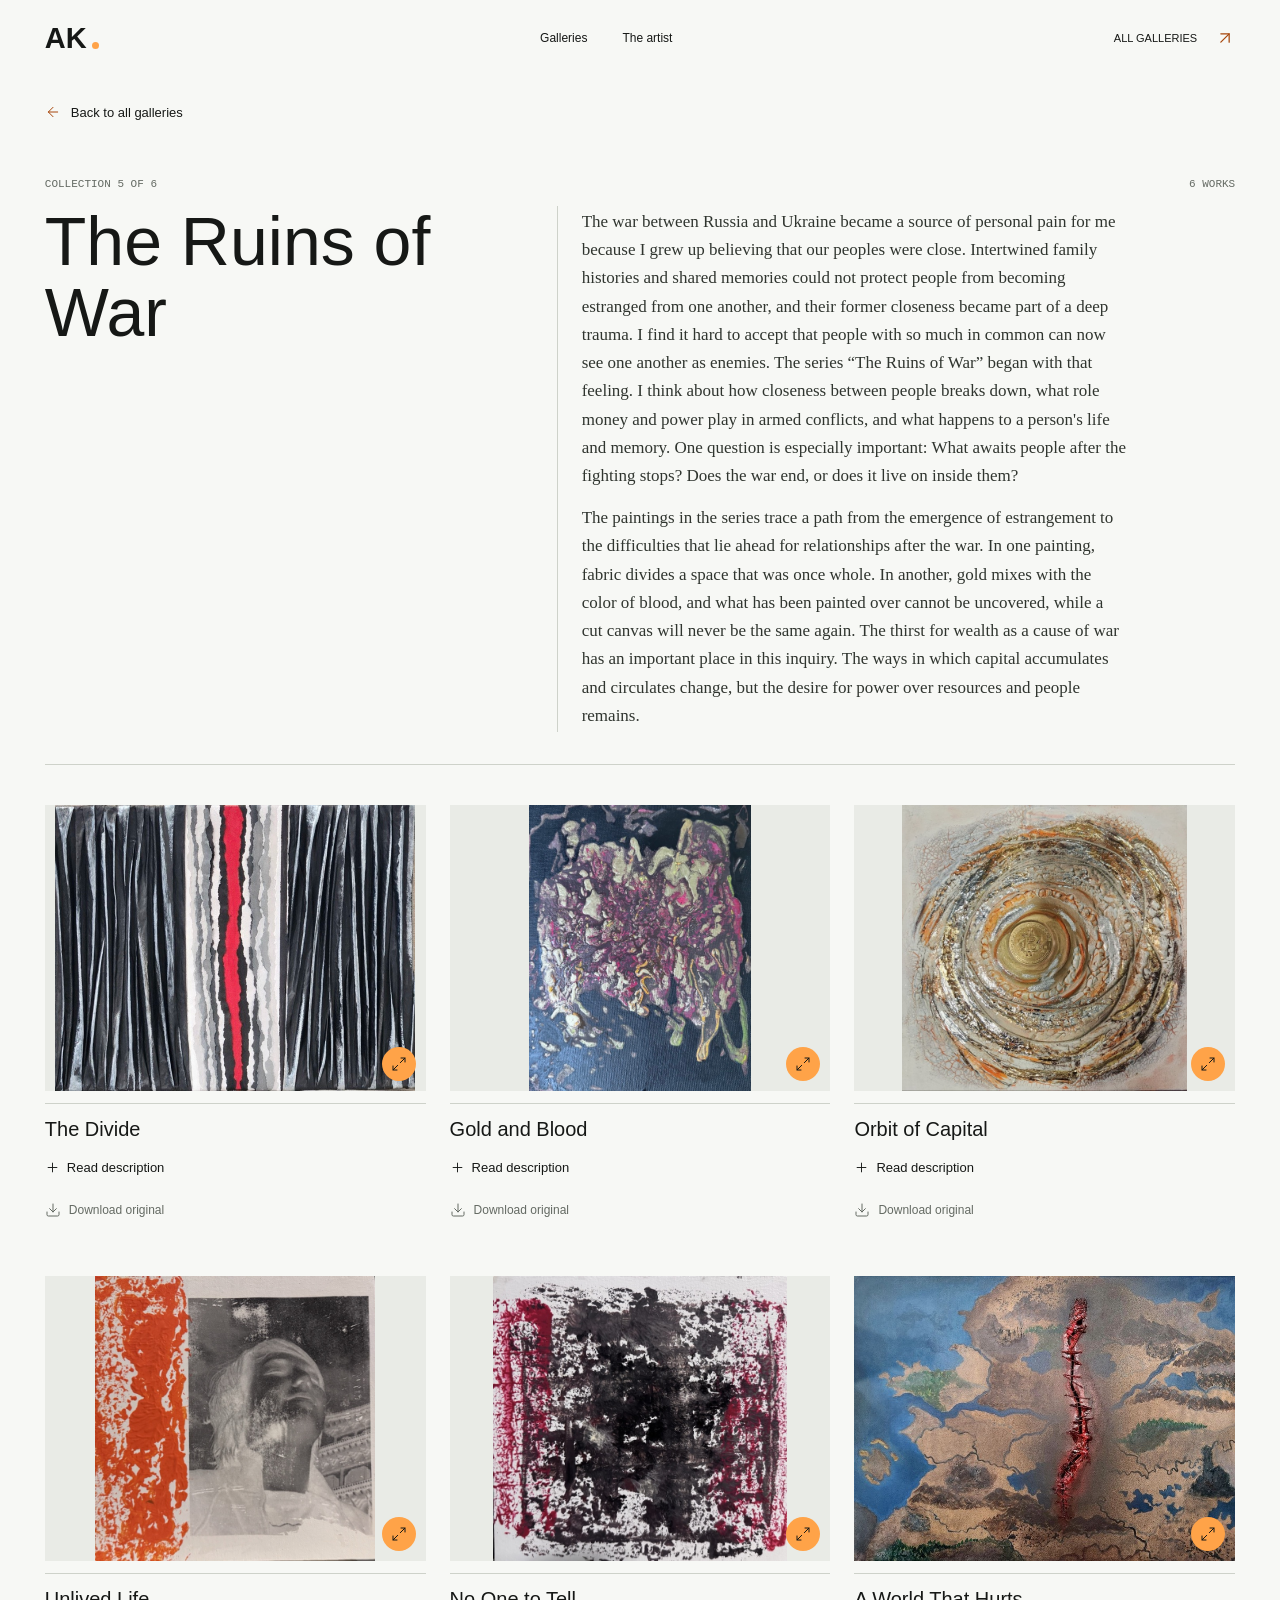
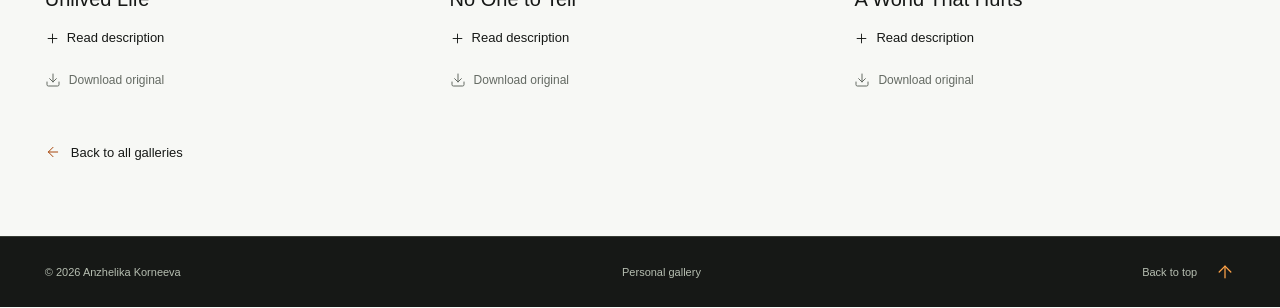
<file: galleries/the-ruins-of-war/index.html>
<!doctype html>
<html lang="en-US">
<head>
  <meta charset="utf-8">
  <meta name="viewport" content="width=device-width, initial-scale=1">
  <meta name="theme-color" content="#f7f8f5">
  <title>The Ruins of War | Anzhelika Korneeva</title>
  <meta name="description" content="Explore The Ruins of War, a collection of artworks by Anzhelika Korneeva.">
  <link rel="stylesheet" href="../../style.css">
  <script src="../../assets/lucide.min.js" defer></script>
  <script src="../../site.js" defer></script>
  <script src="../../collection-viewer.js" defer></script>
</head>
<body class="collection-page">
  <header class="navigation">
    <a class="monogram" href="../../index.html" aria-label="Anzhelika Korneeva homepage">AK<span class="dot"></span></a>
    <nav aria-label="Main navigation"><a href="../../index.html#works">Galleries</a><a href="../../index.html#artist">The artist</a></nav>
    <a class="nav-note" href="../../index.html#works">All galleries <i data-lucide="arrow-up-right" aria-hidden="true"></i></a>
  </header>
  <main id="top" class="collection-main">
    <header class="collection-heading">
      <a class="collection-back" href="../../index.html#works"><i data-lucide="arrow-left" aria-hidden="true"></i>Back to all galleries</a>
      <div class="collection-meta"><span>Collection 5 of 6</span><span>6 works</span></div>
      <div class="collection-opening has-description">
        <h1>The Ruins of War</h1>
        <div class="collection-description">
        <p>The war between Russia and Ukraine became a source of personal pain for me because I grew up believing that our peoples were close. Intertwined family histories and shared memories could not protect people from becoming estranged from one another, and their former closeness became part of a deep trauma. I find it hard to accept that people with so much in common can now see one another as enemies. The series “The Ruins of War” began with that feeling. I think about how closeness between people breaks down, what role money and power play in armed conflicts, and what happens to a person&#x27;s life and memory. One question is especially important: What awaits people after the fighting stops? Does the war end, or does it live on inside them?</p>
        <p>The paintings in the series trace a path from the emergence of estrangement to the difficulties that lie ahead for relationships after the war. In one painting, fabric divides a space that was once whole. In another, gold mixes with the color of blood, and what has been painted over cannot be uncovered, while a cut canvas will never be the same again. The thirst for wealth as a cause of war has an important place in this inquiry. The ways in which capital accumulates and circulates change, but the desire for power over resources and people remains.</p>
        </div>
      </div>
    </header>
    <div class="collection-grid"><figure class="collection-work">
          <a class="work-preview" href="../../assets/collections/the-ruins-of-war/preview/05.jpg" data-preview="../../assets/collections/the-ruins-of-war/preview/05.jpg" data-work-label="The Divide" aria-label="View The Divide">
            <img src="../../assets/collections/the-ruins-of-war/thumb/05.jpg" alt="The Divide" loading="lazy" decoding="async">
            <span class="open-icon"><i data-lucide="maximize-2" aria-hidden="true"></i></span>
          </a>
          <figcaption><h2>The Divide</h2>
            <details class="artwork-description">
              <summary><i data-lucide="plus" aria-hidden="true"></i><i data-lucide="minus" aria-hidden="true"></i><span>Read description</span></summary>
              <p>The work addresses a split within communities connected by history and family ties. Heavy folds of fabric form two enclosed spaces, and the narrow red strip between them becomes a boundary that no one can cross unchanged.</p>
              <p>War changes the very way we see someone close to us: shared memories remain, but they cease to be a basis for trust, and a protective boundary gradually becomes a means of estrangement.</p>
            </details>
            <a class="original-link" href="../../assets/collections/the-ruins-of-war/original/The%20Divide.jpg" download="The Divide.jpg"
              aria-label="Download original image: The Divide"><i data-lucide="download" aria-hidden="true"></i><span>Download original</span></a>
          </figcaption>
        </figure><figure class="collection-work">
          <a class="work-preview" href="../../assets/collections/the-ruins-of-war/preview/02.jpg" data-preview="../../assets/collections/the-ruins-of-war/preview/02.jpg" data-work-label="Gold and Blood" aria-label="View Gold and Blood">
            <img src="../../assets/collections/the-ruins-of-war/thumb/02.jpg" alt="Gold and Blood" loading="lazy" decoding="async">
            <span class="open-icon"><i data-lucide="maximize-2" aria-hidden="true"></i></span>
          </a>
          <figcaption><h2>Gold and Blood</h2>
            <details class="artwork-description">
              <summary><i data-lucide="plus" aria-hidden="true"></i><i data-lucide="minus" aria-hidden="true"></i><span>Read description</span></summary>
              <p>In the painting, gold and blood-red paint come together, with no clean boundary between them. War can bring wealth, territory, and influence to some while others lose loved ones and their own lives. The outward glitter of what has been gained often gives no hint of its human cost.</p>
            </details>
            <a class="original-link" href="../../assets/collections/the-ruins-of-war/original/Gold%20and%20Blood.jpg" download="Gold and Blood.jpg"
              aria-label="Download original image: Gold and Blood"><i data-lucide="download" aria-hidden="true"></i><span>Download original</span></a>
          </figcaption>
        </figure><figure class="collection-work">
          <a class="work-preview" href="../../assets/collections/the-ruins-of-war/preview/04.jpg" data-preview="../../assets/collections/the-ruins-of-war/preview/04.jpg" data-work-label="Orbit of Capital" aria-label="View Orbit of Capital">
            <img src="../../assets/collections/the-ruins-of-war/thumb/04.jpg" alt="Orbit of Capital" loading="lazy" decoding="async">
            <span class="open-icon"><i data-lucide="maximize-2" aria-hidden="true"></i></span>
          </a>
          <figcaption><h2>Orbit of Capital</h2>
            <details class="artwork-description">
              <summary><i data-lucide="plus" aria-hidden="true"></i><i data-lucide="minus" aria-hidden="true"></i><span>Read description</span></summary>
              <p>The Bitcoin symbol sits at the center of a multilayered funnel, surrounded by growing layers of capital accumulation and traces of destruction.</p>
              <p>The work examines modern forms of accumulation in which capital can move between jurisdictions and change hands, while the distance between a financial decision and its human consequences grows. The motionless symbol of digital wealth becomes the center of tense movement. The subject here is not cryptocurrency itself, but the lure of power that promises freedom from borders and responsibility.</p>
            </details>
            <a class="original-link" href="../../assets/collections/the-ruins-of-war/original/Orbit%20of%20Capital.jpg" download="Orbit of Capital.jpg"
              aria-label="Download original image: Orbit of Capital"><i data-lucide="download" aria-hidden="true"></i><span>Download original</span></a>
          </figcaption>
        </figure><figure class="collection-work">
          <a class="work-preview" href="../../assets/collections/the-ruins-of-war/preview/06.jpg" data-preview="../../assets/collections/the-ruins-of-war/preview/06.jpg" data-work-label="Unlived Life" aria-label="View Unlived Life">
            <img src="../../assets/collections/the-ruins-of-war/thumb/06.jpg" alt="Unlived Life" loading="lazy" decoding="async">
            <span class="open-icon"><i data-lucide="maximize-2" aria-hidden="true"></i></span>
          </a>
          <figcaption><h2>Unlived Life</h2>
            <details class="artwork-description">
              <summary><i data-lucide="plus" aria-hidden="true"></i><i data-lucide="minus" aria-hidden="true"></i><span>Read description</span></summary>
              <p>A human figure disappears beneath layers of paint. Individual features show through the surface, preserving the presence of someone whose full likeness can no longer be seen.</p>
              <p>The work is dedicated to the children of war, whose lives were forcibly changed. War destroys people not only physically; it gradually erases their dreams, plans, and sense of their own future. The future they could have lived but that will never come to pass.</p>
            </details>
            <a class="original-link" href="../../assets/collections/the-ruins-of-war/original/Unlived%20life.jpg" download="Unlived life.jpg"
              aria-label="Download original image: Unlived Life"><i data-lucide="download" aria-hidden="true"></i><span>Download original</span></a>
          </figcaption>
        </figure><figure class="collection-work">
          <a class="work-preview" href="../../assets/collections/the-ruins-of-war/preview/03.jpg" data-preview="../../assets/collections/the-ruins-of-war/preview/03.jpg" data-work-label="No One to Tell" aria-label="View No One to Tell">
            <img src="../../assets/collections/the-ruins-of-war/thumb/03.jpg" alt="No One to Tell" loading="lazy" decoding="async">
            <span class="open-icon"><i data-lucide="maximize-2" aria-hidden="true"></i></span>
          </a>
          <figcaption><h2>No One to Tell</h2>
            <details class="artwork-description">
              <summary><i data-lucide="plus" aria-hidden="true"></i><i data-lucide="minus" aria-hidden="true"></i><span>Read description</span></summary>
              <p>During war, families disappear and homes, photographs, and letters are destroyed. Along with them go the stories of people whom no one is left to remember. Loss is complete when, after a person dies, the last evidence of how they lived disappears.</p>
              <p>The painted surface preserves scattered traces of a face. In it, you can sense the presence of a life brought to a halt, but you can no longer tell whose face it was.</p>
            </details>
            <a class="original-link" href="../../assets/collections/the-ruins-of-war/original/No%20one%20to%20tell.jpg" download="No one to tell.jpg"
              aria-label="Download original image: No One to Tell"><i data-lucide="download" aria-hidden="true"></i><span>Download original</span></a>
          </figcaption>
        </figure><figure class="collection-work">
          <a class="work-preview" href="../../assets/collections/the-ruins-of-war/preview/01.jpg" data-preview="../../assets/collections/the-ruins-of-war/preview/01.jpg" data-work-label="A World That Hurts" aria-label="View A World That Hurts">
            <img src="../../assets/collections/the-ruins-of-war/thumb/01.jpg" alt="A World That Hurts" loading="lazy" decoding="async">
            <span class="open-icon"><i data-lucide="maximize-2" aria-hidden="true"></i></span>
          </a>
          <figcaption><h2>A World That Hurts</h2>
            <details class="artwork-description">
              <summary><i data-lucide="plus" aria-hidden="true"></i><i data-lucide="minus" aria-hidden="true"></i><span>Read description</span></summary>
              <p>A roughly cut canvas bearing a map, rough, uneven stitches through living tissue. The seam joins the edges, but each stitch makes a fresh puncture that hurts. Even after the war ends, rebuilding relations between peoples is a deep, lingering ache, and every attempt to draw closer brings back memories of loss.</p>
              <p>The seam holds the torn pieces together without restoring their former wholeness, and the ragged seam remains part of the new whole.</p>
            </details>
            <a class="original-link" href="../../assets/collections/the-ruins-of-war/original/A%20world%20that%20hurts.jpg" download="A world that hurts.jpg"
              aria-label="Download original image: A World That Hurts"><i data-lucide="download" aria-hidden="true"></i><span>Download original</span></a>
          </figcaption>
        </figure></div>
    <a class="collection-back collection-return" href="../../index.html#works"><i data-lucide="arrow-left" aria-hidden="true"></i>Back to all galleries</a>
  </main>
  <footer><span>&copy; <span id="year">2026</span> Anzhelika Korneeva</span><span>Personal gallery</span><a href="#top">Back to top <i data-lucide="arrow-up" aria-hidden="true"></i></a></footer>
  <dialog id="viewer" aria-label="Artwork viewer">
    <div class="viewer-top"><span id="viewer-title" aria-live="polite"></span>
      <button id="close-viewer" aria-label="Close artwork viewer" title="Close artwork viewer"><i data-lucide="x" aria-hidden="true"></i></button>
    </div>
    <div class="viewer-image"><img id="viewer-img" alt=""></div>
    <div class="viewer-bottom">
      <a id="viewer-download" class="original-link" download><i data-lucide="download" aria-hidden="true"></i><span>Download original</span></a>
      <div class="viewer-navigation">
        <button id="previous" aria-label="Previous artwork" title="Previous artwork"><i data-lucide="arrow-left" aria-hidden="true"></i></button>
        <span id="viewer-count"></span>
        <button id="next" aria-label="Next artwork" title="Next artwork"><i data-lucide="arrow-right" aria-hidden="true"></i></button>
      </div>
    </div>
  </dialog>
</body>
</html>
</file>
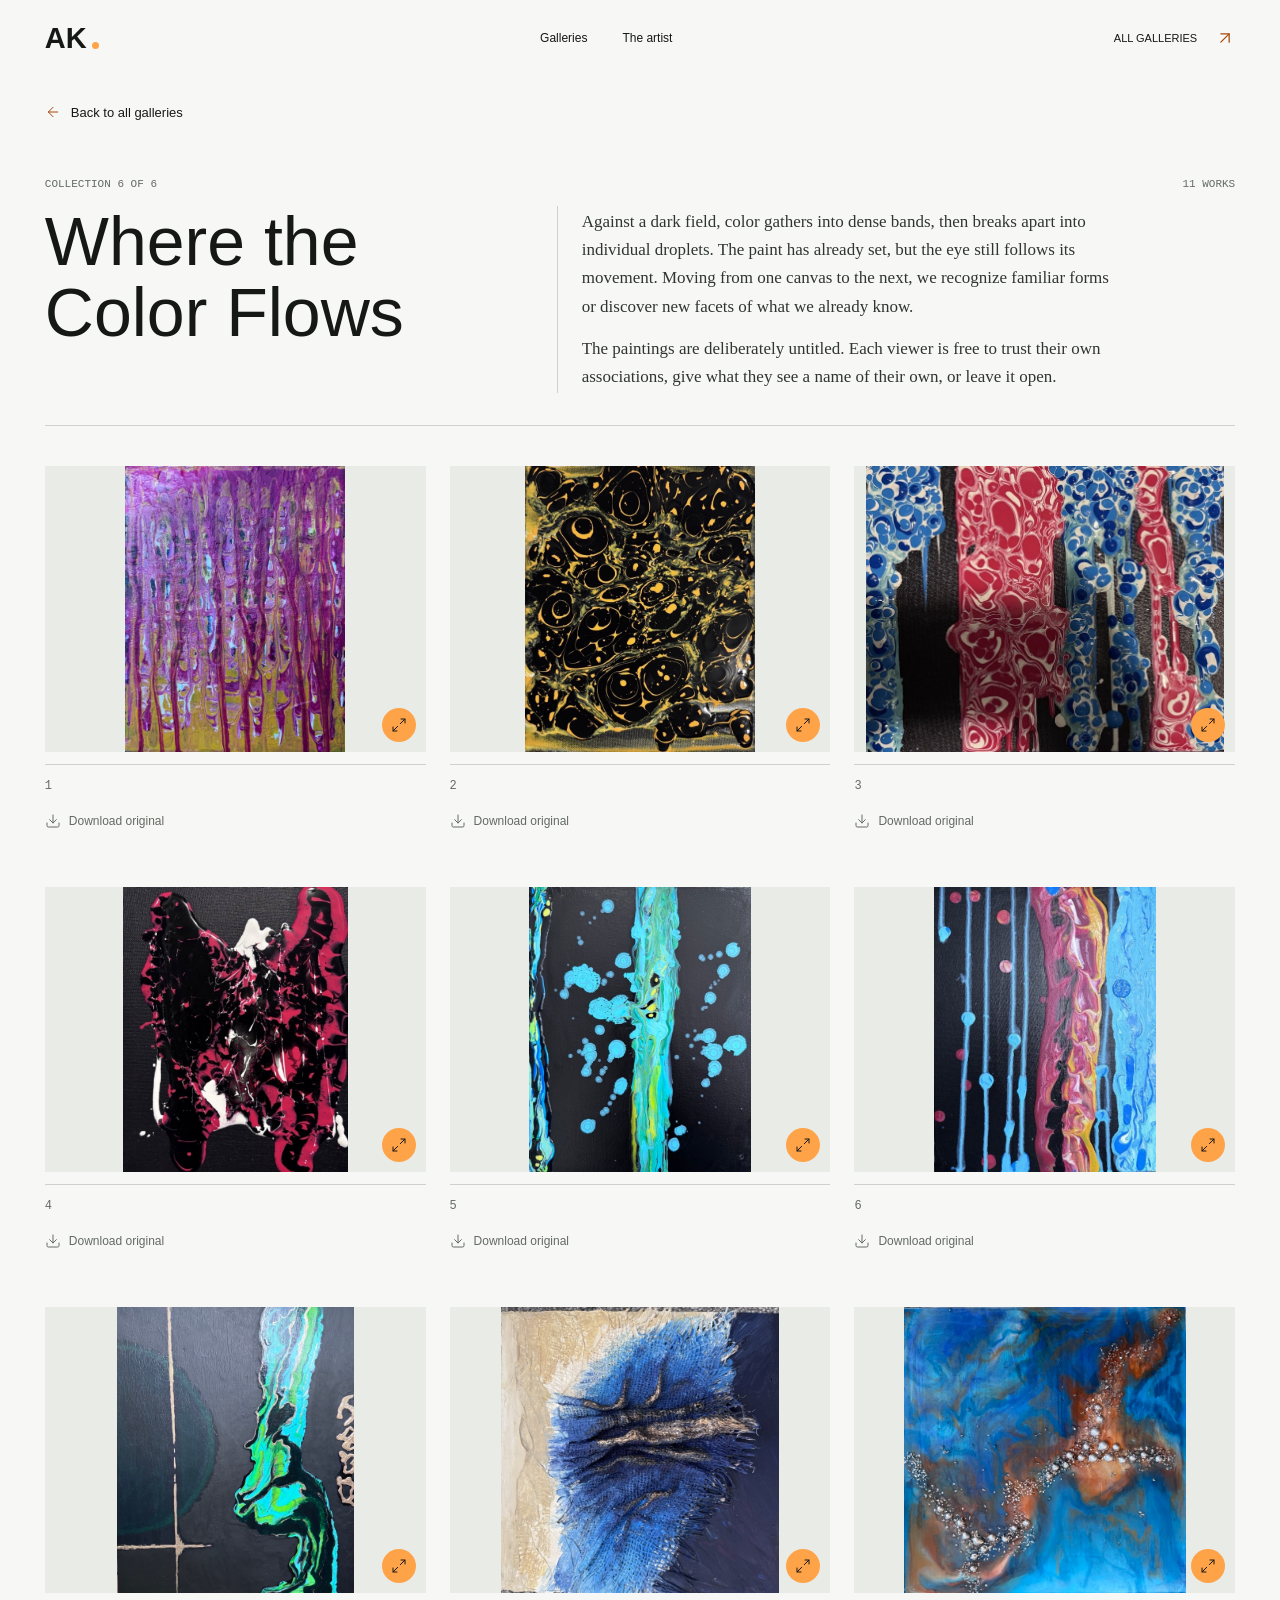
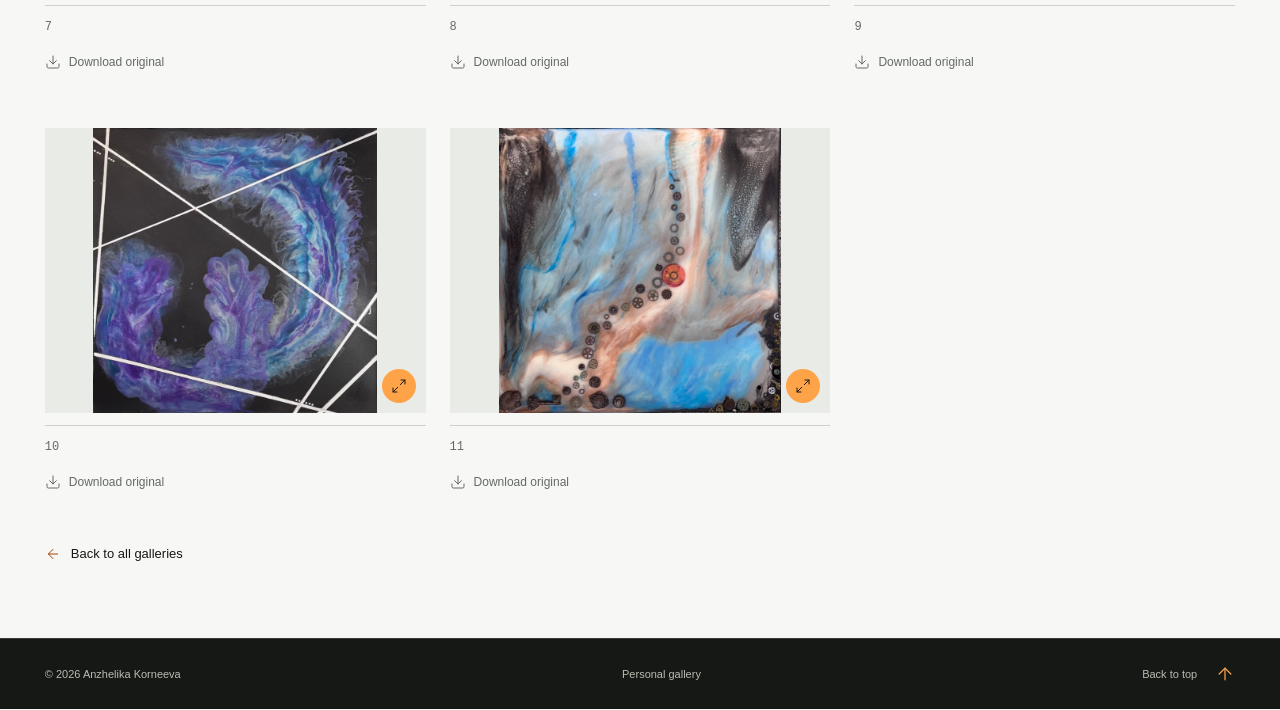
<file: galleries/where-the-color-flows/index.html>
<!doctype html>
<html lang="en-US">
<head>
  <meta charset="utf-8">
  <meta name="viewport" content="width=device-width, initial-scale=1">
  <meta name="theme-color" content="#f7f8f5">
  <title>Where the Color Flows | Anzhelika Korneeva</title>
  <meta name="description" content="Explore Where the Color Flows, a collection of artworks by Anzhelika Korneeva.">
  <link rel="stylesheet" href="../../style.css">
  <script src="../../assets/lucide.min.js" defer></script>
  <script src="../../site.js" defer></script>
  <script src="../../collection-viewer.js" defer></script>
</head>
<body class="collection-page">
  <header class="navigation">
    <a class="monogram" href="../../index.html" aria-label="Anzhelika Korneeva homepage">AK<span class="dot"></span></a>
    <nav aria-label="Main navigation"><a href="../../index.html#works">Galleries</a><a href="../../index.html#artist">The artist</a></nav>
    <a class="nav-note" href="../../index.html#works">All galleries <i data-lucide="arrow-up-right" aria-hidden="true"></i></a>
  </header>
  <main id="top" class="collection-main">
    <header class="collection-heading">
      <a class="collection-back" href="../../index.html#works"><i data-lucide="arrow-left" aria-hidden="true"></i>Back to all galleries</a>
      <div class="collection-meta"><span>Collection 6 of 6</span><span>11 works</span></div>
      <div class="collection-opening has-description">
        <h1>Where the Color Flows</h1>
        <div class="collection-description">
        <p>Against a dark field, color gathers into dense bands, then breaks apart into individual droplets. The paint has already set, but the eye still follows its movement. Moving from one canvas to the next, we recognize familiar forms or discover new facets of what we already know.</p>
        <p>The paintings are deliberately untitled. Each viewer is free to trust their own associations, give what they see a name of their own, or leave it open.</p>
        </div>
      </div>
    </header>
    <div class="collection-grid"><figure class="collection-work">
          <a class="work-preview" href="../../assets/collections/where-the-color-flows/preview/01.jpg" data-preview="../../assets/collections/where-the-color-flows/preview/01.jpg" data-work-label="Work 1" aria-label="View Work 1">
            <img src="../../assets/collections/where-the-color-flows/thumb/01.jpg" alt="Work 1" loading="lazy" decoding="async">
            <span class="open-icon"><i data-lucide="maximize-2" aria-hidden="true"></i></span>
          </a>
          <figcaption><span class="collection-work-number" aria-hidden="true">1</span>
            <a class="original-link" href="../../assets/collections/where-the-color-flows/original/1.jpg" download="1.jpg"
              aria-label="Download original image: Work 1"><i data-lucide="download" aria-hidden="true"></i><span>Download original</span></a>
          </figcaption>
        </figure><figure class="collection-work">
          <a class="work-preview" href="../../assets/collections/where-the-color-flows/preview/02.jpg" data-preview="../../assets/collections/where-the-color-flows/preview/02.jpg" data-work-label="Work 2" aria-label="View Work 2">
            <img src="../../assets/collections/where-the-color-flows/thumb/02.jpg" alt="Work 2" loading="lazy" decoding="async">
            <span class="open-icon"><i data-lucide="maximize-2" aria-hidden="true"></i></span>
          </a>
          <figcaption><span class="collection-work-number" aria-hidden="true">2</span>
            <a class="original-link" href="../../assets/collections/where-the-color-flows/original/2.jpg" download="2.jpg"
              aria-label="Download original image: Work 2"><i data-lucide="download" aria-hidden="true"></i><span>Download original</span></a>
          </figcaption>
        </figure><figure class="collection-work">
          <a class="work-preview" href="../../assets/collections/where-the-color-flows/preview/03.jpg" data-preview="../../assets/collections/where-the-color-flows/preview/03.jpg" data-work-label="Work 3" aria-label="View Work 3">
            <img src="../../assets/collections/where-the-color-flows/thumb/03.jpg" alt="Work 3" loading="lazy" decoding="async">
            <span class="open-icon"><i data-lucide="maximize-2" aria-hidden="true"></i></span>
          </a>
          <figcaption><span class="collection-work-number" aria-hidden="true">3</span>
            <a class="original-link" href="../../assets/collections/where-the-color-flows/original/3.jpg" download="3.jpg"
              aria-label="Download original image: Work 3"><i data-lucide="download" aria-hidden="true"></i><span>Download original</span></a>
          </figcaption>
        </figure><figure class="collection-work">
          <a class="work-preview" href="../../assets/collections/where-the-color-flows/preview/04.jpg" data-preview="../../assets/collections/where-the-color-flows/preview/04.jpg" data-work-label="Work 4" aria-label="View Work 4">
            <img src="../../assets/collections/where-the-color-flows/thumb/04.jpg" alt="Work 4" loading="lazy" decoding="async">
            <span class="open-icon"><i data-lucide="maximize-2" aria-hidden="true"></i></span>
          </a>
          <figcaption><span class="collection-work-number" aria-hidden="true">4</span>
            <a class="original-link" href="../../assets/collections/where-the-color-flows/original/4.jpg" download="4.jpg"
              aria-label="Download original image: Work 4"><i data-lucide="download" aria-hidden="true"></i><span>Download original</span></a>
          </figcaption>
        </figure><figure class="collection-work">
          <a class="work-preview" href="../../assets/collections/where-the-color-flows/preview/05.jpg" data-preview="../../assets/collections/where-the-color-flows/preview/05.jpg" data-work-label="Work 5" aria-label="View Work 5">
            <img src="../../assets/collections/where-the-color-flows/thumb/05.jpg" alt="Work 5" loading="lazy" decoding="async">
            <span class="open-icon"><i data-lucide="maximize-2" aria-hidden="true"></i></span>
          </a>
          <figcaption><span class="collection-work-number" aria-hidden="true">5</span>
            <a class="original-link" href="../../assets/collections/where-the-color-flows/original/5.jpg" download="5.jpg"
              aria-label="Download original image: Work 5"><i data-lucide="download" aria-hidden="true"></i><span>Download original</span></a>
          </figcaption>
        </figure><figure class="collection-work">
          <a class="work-preview" href="../../assets/collections/where-the-color-flows/preview/06.jpg" data-preview="../../assets/collections/where-the-color-flows/preview/06.jpg" data-work-label="Work 6" aria-label="View Work 6">
            <img src="../../assets/collections/where-the-color-flows/thumb/06.jpg" alt="Work 6" loading="lazy" decoding="async">
            <span class="open-icon"><i data-lucide="maximize-2" aria-hidden="true"></i></span>
          </a>
          <figcaption><span class="collection-work-number" aria-hidden="true">6</span>
            <a class="original-link" href="../../assets/collections/where-the-color-flows/original/6.jpg" download="6.jpg"
              aria-label="Download original image: Work 6"><i data-lucide="download" aria-hidden="true"></i><span>Download original</span></a>
          </figcaption>
        </figure><figure class="collection-work">
          <a class="work-preview" href="../../assets/collections/where-the-color-flows/preview/07.jpg" data-preview="../../assets/collections/where-the-color-flows/preview/07.jpg" data-work-label="Work 7" aria-label="View Work 7">
            <img src="../../assets/collections/where-the-color-flows/thumb/07.jpg" alt="Work 7" loading="lazy" decoding="async">
            <span class="open-icon"><i data-lucide="maximize-2" aria-hidden="true"></i></span>
          </a>
          <figcaption><span class="collection-work-number" aria-hidden="true">7</span>
            <a class="original-link" href="../../assets/collections/where-the-color-flows/original/7.jpg" download="7.jpg"
              aria-label="Download original image: Work 7"><i data-lucide="download" aria-hidden="true"></i><span>Download original</span></a>
          </figcaption>
        </figure><figure class="collection-work">
          <a class="work-preview" href="../../assets/collections/where-the-color-flows/preview/08.jpg" data-preview="../../assets/collections/where-the-color-flows/preview/08.jpg" data-work-label="Work 8" aria-label="View Work 8">
            <img src="../../assets/collections/where-the-color-flows/thumb/08.jpg" alt="Work 8" loading="lazy" decoding="async">
            <span class="open-icon"><i data-lucide="maximize-2" aria-hidden="true"></i></span>
          </a>
          <figcaption><span class="collection-work-number" aria-hidden="true">8</span>
            <a class="original-link" href="../../assets/collections/where-the-color-flows/original/8.jpg" download="8.jpg"
              aria-label="Download original image: Work 8"><i data-lucide="download" aria-hidden="true"></i><span>Download original</span></a>
          </figcaption>
        </figure><figure class="collection-work">
          <a class="work-preview" href="../../assets/collections/where-the-color-flows/preview/09.jpg" data-preview="../../assets/collections/where-the-color-flows/preview/09.jpg" data-work-label="Work 9" aria-label="View Work 9">
            <img src="../../assets/collections/where-the-color-flows/thumb/09.jpg" alt="Work 9" loading="lazy" decoding="async">
            <span class="open-icon"><i data-lucide="maximize-2" aria-hidden="true"></i></span>
          </a>
          <figcaption><span class="collection-work-number" aria-hidden="true">9</span>
            <a class="original-link" href="../../assets/collections/where-the-color-flows/original/9.jpg" download="9.jpg"
              aria-label="Download original image: Work 9"><i data-lucide="download" aria-hidden="true"></i><span>Download original</span></a>
          </figcaption>
        </figure><figure class="collection-work">
          <a class="work-preview" href="../../assets/collections/where-the-color-flows/preview/10.jpg" data-preview="../../assets/collections/where-the-color-flows/preview/10.jpg" data-work-label="Work 10" aria-label="View Work 10">
            <img src="../../assets/collections/where-the-color-flows/thumb/10.jpg" alt="Work 10" loading="lazy" decoding="async">
            <span class="open-icon"><i data-lucide="maximize-2" aria-hidden="true"></i></span>
          </a>
          <figcaption><span class="collection-work-number" aria-hidden="true">10</span>
            <a class="original-link" href="../../assets/collections/where-the-color-flows/original/10.jpg" download="10.jpg"
              aria-label="Download original image: Work 10"><i data-lucide="download" aria-hidden="true"></i><span>Download original</span></a>
          </figcaption>
        </figure><figure class="collection-work">
          <a class="work-preview" href="../../assets/collections/where-the-color-flows/preview/11.jpg" data-preview="../../assets/collections/where-the-color-flows/preview/11.jpg" data-work-label="Work 11" aria-label="View Work 11">
            <img src="../../assets/collections/where-the-color-flows/thumb/11.jpg" alt="Work 11" loading="lazy" decoding="async">
            <span class="open-icon"><i data-lucide="maximize-2" aria-hidden="true"></i></span>
          </a>
          <figcaption><span class="collection-work-number" aria-hidden="true">11</span>
            <a class="original-link" href="../../assets/collections/where-the-color-flows/original/11.jpg" download="11.jpg"
              aria-label="Download original image: Work 11"><i data-lucide="download" aria-hidden="true"></i><span>Download original</span></a>
          </figcaption>
        </figure></div>
    <a class="collection-back collection-return" href="../../index.html#works"><i data-lucide="arrow-left" aria-hidden="true"></i>Back to all galleries</a>
  </main>
  <footer><span>&copy; <span id="year">2026</span> Anzhelika Korneeva</span><span>Personal gallery</span><a href="#top">Back to top <i data-lucide="arrow-up" aria-hidden="true"></i></a></footer>
  <dialog id="viewer" aria-label="Artwork viewer">
    <div class="viewer-top"><span id="viewer-title" aria-live="polite"></span>
      <button id="close-viewer" aria-label="Close artwork viewer" title="Close artwork viewer"><i data-lucide="x" aria-hidden="true"></i></button>
    </div>
    <div class="viewer-image"><img id="viewer-img" alt=""></div>
    <div class="viewer-bottom">
      <a id="viewer-download" class="original-link" download><i data-lucide="download" aria-hidden="true"></i><span>Download original</span></a>
      <div class="viewer-navigation">
        <button id="previous" aria-label="Previous artwork" title="Previous artwork"><i data-lucide="arrow-left" aria-hidden="true"></i></button>
        <span id="viewer-count"></span>
        <button id="next" aria-label="Next artwork" title="Next artwork"><i data-lucide="arrow-right" aria-hidden="true"></i></button>
      </div>
    </div>
  </dialog>
</body>
</html>
</file>
<file: style.css>
* { box-sizing: border-box; }
:root { --paper: #f7f8f5; --ink: #161816; --muted: #646a63; --line: #ced2ca; --accent: #ffa348; --accent-ink: #a7470c; }
html { scroll-behavior: smooth; scroll-padding-top: 28px; }
body { margin: 0; background: var(--paper); color: var(--ink); font-family: Arial, Helvetica, sans-serif; letter-spacing: 0; }
a { color: inherit; text-decoration: none; }
button { color: inherit; font: inherit; cursor: pointer; }
a, button { -webkit-tap-highlight-color: transparent; }
a:focus-visible, button:focus-visible { outline: 3px solid var(--accent-ink); outline-offset: 5px; }
svg { width: 20px; height: 20px; stroke-width: 1.5; flex-shrink: 0; }
footer, dialog { --accent-ink: var(--accent); }
svg[class*="lucide-arrow-"] { color: var(--accent-ink); }
.hero-caption svg, .gallery-cover:hover .cover-arrow svg, .viewer-navigation button:hover svg { color: var(--ink); }
.navigation { height: 76px; padding: 0 3.5%; display: flex; align-items: center; justify-content: space-between; }
.monogram { display: flex; align-items: center; gap: 5px; font-size: 29px; font-weight: 800; }
.dot { width: 7px; height: 7px; background: var(--accent); border-radius: 50%; align-self: flex-end; margin-bottom: 6px; }
nav { display: flex; gap: 35px; font-size: 12px; }
nav a { padding: 9px 0; border-bottom: 1px solid transparent; }
nav a:hover { border-color: var(--ink); }
nav span { font-size: 9px; color: var(--muted); margin-left: 5px; }
.nav-note { font-size: 11px; text-transform: uppercase; display: flex; gap: 18px; align-items: center; }
.hero { position: relative; height: min(560px, 65svh); min-height: 330px; background: #5b666b; overflow: hidden; color: #fff; }
.hero-art { display: block; width: 100%; height: 100%; border: 0; padding: 0; background: transparent; }
.hero-art img { display: block; width: 100%; height: 100%; object-fit: cover; object-position: center 46%; transition: transform 1s; }
.hero-art:hover img { transform: scale(1.025); }
.hero::after { content: ''; position: absolute; inset: 0; pointer-events: none; background: linear-gradient(180deg, rgba(0,0,0,.16) 0%, transparent 35%, rgba(0,0,0,.52) 100%); }
.intro-line { position: absolute; top: 26px; left: 3.5%; right: 3.5%; display: flex; justify-content: space-between; font-size: 10px; text-transform: uppercase; pointer-events: none; z-index: 1; }
.hero-caption { position: absolute; bottom: 25px; left: 3.5%; right: 3.5%; display: flex; align-items: flex-end; justify-content: space-between; pointer-events: none; z-index: 1; }
h1 { margin: 0; font-size: 96px; line-height: .94; font-weight: 500; }
h1 span { display: inline-block; margin-left: 75px; }
.hero-caption a { width: 66px; height: 66px; background: var(--accent); color: var(--ink); display: grid; place-items: center; border-radius: 50%; pointer-events: auto; transition: transform .25s; }
.hero-caption a:hover { transform: rotate(45deg); }
.hero-caption svg { width: 31px; height: 31px; }
.hero-bottom { padding: 17px 3.5%; display: flex; align-items: center; justify-content: space-between; border-bottom: 1px solid var(--line); min-height: 78px; }
.eyebrow { display: block; text-transform: uppercase; font-size: 10px; color: var(--muted); margin-bottom: 9px; }
#featured-title { font-size: 14px; }
.featured-switch { display: flex; align-items: center; gap: 8px; }
#featured-count { font: 11px monospace; margin-right: 20px; }
.featured-switch button { width: 38px; height: 38px; display: grid; place-items: center; background: transparent; border: 1px solid var(--line); border-radius: 50%; }
.featured-switch button:hover { background: var(--accent); border-color: var(--accent); }
.works { padding: 48px 3.5% 100px; }
.section-heading { display: flex; align-items: flex-end; justify-content: space-between; margin-bottom: 48px; }
h2 { margin: 0; font-size: 64px; font-weight: 400; line-height: 1.05; }
sup { font: 12px monospace; vertical-align: top; display: inline-block; margin: 8px 0 0 15px; }
.view-switch { display: flex; gap: 3px; padding-bottom: 4px; }
.view-switch button { width: 40px; height: 40px; border: 0; display: grid; place-items: center; background: transparent; color: var(--muted); border-radius: 2px; }
.view-switch .active { color: var(--ink); background: var(--accent); }
.artworks { display: grid; grid-template-columns: 1.25fr 1fr; gap: 90px 9%; }
.artwork { margin: 0; min-width: 0; }
.artwork button { width: 100%; padding: 0; display: block; position: relative; border: 0; background: #e5e8e1; overflow: hidden; }
.artwork img { width: 100%; height: auto; display: block; transition: filter .4s; }
.artwork button:hover img { filter: brightness(.88); }
.artwork.second { padding-top: 150px; }
.artwork figcaption { display: flex; align-items: baseline; justify-content: space-between; gap: 15px; border-top: 1px solid var(--line); padding-top: 16px; margin-top: 15px; font-size: 21px; line-height: 1.3; }
.art-number { font: 11px monospace; color: var(--muted); flex-shrink: 0; }
.open-icon { position: absolute; bottom: 18px; right: 18px; display: grid; place-items: center; width: 46px; height: 46px; background: var(--accent); border-radius: 50%; transition: transform .3s; }
.artwork button:hover .open-icon { transform: rotate(45deg); }
.panorama { grid-column: 1/-1; }
.panorama figcaption { font-size: 28px; }
.artworks.list { display: block; }
.artworks.list .artwork { padding: 25px 0; margin: 0; display: grid; grid-template-columns: 55% 1fr; gap: 6%; border-bottom: 1px solid var(--line); }
.artworks.list .artwork:first-child { padding-top: 0; }
.artworks.list img { max-height: 420px; object-fit: contain; }
.artworks.list figcaption { border: 0; margin: 0; padding: 0; align-items: center; font-size: 25px; }
.artist { background: #f1eee8; border-top: 1px solid var(--line); padding: 68px 6%; }
.artist .eyebrow { margin-bottom: 13px; }
.artist h2 { font-size: 62px; line-height: 1.04; }
.artist-period { color: var(--accent-ink); }
.artist-mark { color: var(--accent-ink); font-size: 17px; font-weight: 700; flex-shrink: 0; }
.artist-copy a { display: inline-flex; align-items: center; gap: 25px; padding: 10px 0; border-bottom: 1px solid var(--line); font-size: 12px; }
.artist-copy a:hover { border-color: var(--accent-ink); }
footer { background: var(--ink); color: #b6beb1; padding: 25px 3.5%; border-top: 1px solid #373c34; display: flex; align-items: center; justify-content: space-between; font-size: 11px; }
footer a { display: flex; gap: 18px; align-items: center; }
dialog { position: fixed; inset: 0; width: 100%; height: 100%; max-width: none; max-height: none; border: 0; padding: 22px 30px; background: #131513; color: var(--paper); }
dialog[open] { display: flex; flex-direction: column; }
dialog::backdrop { background: #131513; }
.viewer-top, .viewer-bottom { display: flex; align-items: center; justify-content: space-between; gap: 20px; font-size: 13px; flex-shrink: 0; }
.viewer-top button, .viewer-navigation button { width: 44px; height: 44px; display: grid; place-items: center; background: transparent; border: 1px solid #596052; border-radius: 50%; }
.viewer-top button:hover, .viewer-navigation button:hover { background: var(--accent); color: var(--ink); }
.viewer-image { flex: 1; min-height: 0; display: flex; align-items: center; justify-content: center; padding: 25px 0; }
.viewer-image img { max-width: 100%; max-height: 100%; object-fit: contain; }
.viewer-navigation { display: flex; align-items: center; gap: 25px; }
#viewer-count { min-width: 60px; font: 11px monospace; }
.viewer-bottom { padding-top: 10px; }
body.viewer-open { overflow: hidden; }
@media (min-width: 1600px) { h1 { font-size: 120px; } .hero { height: min(660px, 65svh); } }
@media (max-width: 1050px) { h1 { font-size: 78px; } h2 { font-size: 52px; } .artworks { gap: 65px 6%; } .artwork.second { padding-top: 110px; } }
@media (max-width: 700px) { .navigation { padding: 0 6%; height: 68px; } nav { gap: 22px; font-size: 11px; } .nav-note { display: none; } .hero { min-height: 320px; height: min(440px, 58svh); } .intro-line { top: 20px; left: 6%; right: 6%; font-size: 9px; } .intro-line span:last-child { display: none; } .hero-caption { left: 6%; right: 6%; bottom: 23px; } h1 { font-size: 52px; } h1 span { margin-left: 18px; } .hero-caption a { width: 42px; height: 42px; margin-bottom: 5px; } .hero-caption svg { width: 23px; height: 23px; } .hero-bottom { padding: 16px 6%; } #featured-title { font-size: 12px; } #featured-count { margin-right: 5px; font-size: 10px; } .featured-switch { gap: 5px; } .featured-switch button { width: 31px; height: 31px; } .works { padding: 34px 6% 55px; } .section-heading { margin-bottom: 32px; } h2 { font-size: 38px; } sup { margin: 5px 0 0 7px; font-size: 10px; } .view-switch button { width: 32px; height: 32px; } .artworks { display: block; } .artwork, .artwork.second, .panorama { padding: 0; margin-bottom: 45px; } .artwork figcaption, .panorama figcaption { font-size: 19px; } .open-icon { width: 38px; height: 38px; bottom: 12px; right: 12px; } .artworks.list .artwork { grid-template-columns: 48% 1fr; gap: 7%; } .artworks.list figcaption { font-size: 16px; flex-wrap: wrap; } footer { padding: 22px 6%; gap: 20px; font-size: 10px; } footer>span:nth-child(2) { display: none; } dialog { padding: 16px; } .viewer-navigation { gap: 10px; } .viewer-bottom { font-size: 10px; gap: 10px; } .viewer-navigation button { width: 36px; height: 36px; } }
@media (max-width: 380px) { h1 { font-size: 44px; } h2 { font-size: 31px; } .hero-caption a { width: 34px; height: 34px; } }
@media (max-width: 700px) { .section-heading h2 { font-size: 32px; } }
@media (max-width: 380px) { .section-heading h2 { font-size: 27px; } }
@media (prefers-reduced-motion: reduce) { html { scroll-behavior: auto; } *, *::before, *::after { transition: none !important; } }

.artist-inner { max-width: 1080px; margin-inline: auto; }
.artist-heading { display: flex; justify-content: space-between; align-items: flex-start; gap: 16px; padding-bottom: 24px; border-bottom: 1px solid var(--line); }
.artist-heading > div { min-width: 0; }
.artist-profile { display: grid; grid-template-columns: minmax(0, 340px) minmax(0, 1fr); column-gap: clamp(32px, 7vw, 105px); align-items: start; padding-top: 32px; }
.artist-sidebar { width: 100%; max-width: 340px; container-type: inline-size; }
.artist-portrait { display: block; width: 100%; height: auto; }
.artist-copy { max-width: 62ch; }
.artist-copy p { color: #30352f; font-size: 16px; line-height: 1.7; margin: 0 0 1em; }

.artist-contact { display: grid; grid-template-columns: minmax(0, 1fr) max-content; align-items: start; gap: 14px 16px; margin-top: 18px; border-top: 1px solid var(--line); padding-top: 14px; }
.artist-contact h3 { grid-column: 1 / -1; margin: 0; font-size: 20px; font-weight: 400; }
.contact-methods { margin: 0; }
.contact-methods > div { display: grid; grid-template-columns: minmax(0, 1fr); gap: 4px; padding: 8px 0; border-bottom: 1px solid var(--line); font-size: 12px; }
.contact-methods > div:first-child { padding-top: 0; }
.contact-methods dt { display: flex; gap: 7px; align-items: center; }
.contact-methods dt svg { width: 14px; height: 14px; color: var(--accent-ink); }
.contact-methods dd { margin: 0 0 0 21px; min-width: 0; }
.contact-methods dd a { overflow-wrap: anywhere; text-decoration: underline; text-underline-offset: 3px; }
.contact-methods dd a:hover { color: var(--accent-ink); }
.contact-qr { margin: 0; width: 136px; text-align: center; }
.contact-qr a { display: inline-block; }
.contact-qr img { display: block; width: 100%; height: auto; background: #fff; }
.contact-qr figcaption { color: var(--muted); font-size: 11px; margin-top: 4px; }
@container (max-width: 315px) {
  .artist-contact { grid-template-columns: minmax(0, 1fr); }
}
@media (max-width: 700px) {
  .artist { padding-block: 42px; }
  .artist h2 { font-size: 40px; }
  .artist-profile { grid-template-columns: minmax(0, 1fr); row-gap: 24px; padding-top: 24px; }
}
@media (max-width: 380px) {
  .artist h2 { font-size: 34px; }
}

.gallery-directory, .collection-grid { display: grid; grid-template-columns: repeat(3, minmax(0, 1fr)); gap: 48px 24px; }
.gallery-cover { display: block; min-width: 0; }
.cover-image { aspect-ratio: 4/3; overflow: hidden; background: #e7e9e3; }
.cover-image img { display: block; width: 100%; height: 100%; object-fit: cover; transition: transform .4s; }
.gallery-cover:hover img { transform: scale(1.035); }
.cover-caption { display: flex; align-items: center; justify-content: space-between; gap: 14px; border-top: 1px solid var(--line); margin-top: 13px; padding-top: 13px; }
.cover-caption h3 { font-size: 21px; font-weight: 400; line-height: 1.2; margin: 0; }
.cover-arrow { display: grid; place-items: center; width: 38px; height: 38px; flex-shrink: 0; border: 1px solid var(--line); border-radius: 50%; }
.gallery-cover:hover .cover-arrow { background: var(--accent); border-color: var(--accent); }
.collection-main { padding: 28px 3.5% 72px; }
.collection-heading { margin-bottom: 40px; padding-bottom: 32px; border-bottom: 1px solid var(--line); }
.collection-back { display: inline-flex; align-items: center; gap: 10px; font-size: 13px; }
.collection-back:hover, .original-link:hover { text-decoration: underline; text-underline-offset: 4px; }
.collection-back svg, .original-link svg { width: 16px; height: 16px; }
.collection-meta { display: flex; justify-content: space-between; gap: 14px; margin: 54px 0 16px; color: var(--muted); font: 11px monospace; text-transform: uppercase; }
.collection-heading h1 { font-size: 68px; line-height: 1.04; overflow-wrap: anywhere; }
.collection-opening.has-description { display: grid; grid-template-columns: minmax(0, 4fr) minmax(0, 6fr); align-items: start; gap: 5%; }
.collection-description { max-width: 67ch; padding: 2px 0 2px 24px; border-left: 1px solid var(--line); color: #30352f; font: 17px/1.66 Georgia, serif; }
.collection-description p { margin: 0 0 14px; }
.collection-description p:last-child, .artwork-description p:last-child { margin-bottom: 0; }
.collection-work { margin: 0; min-width: 0; }
.work-preview { display: block; position: relative; aspect-ratio: 4/3; background: #e9ebe6; }
.work-preview img { display: block; width: 100%; height: 100%; object-fit: contain; }
.work-preview .open-icon { width: 34px; height: 34px; bottom: 10px; right: 10px; color: var(--ink); }
.work-preview .open-icon svg { width: 16px; height: 16px; }
.collection-work figcaption { border-top: 1px solid var(--line); margin-top: 12px; padding-top: 13px; }
.collection-work h2 { font-size: 20px; line-height: 1.25; overflow-wrap: anywhere; }
.collection-work-number { display: block; font: 12px/1.4 monospace; color: var(--muted); }
.artwork-description { max-width: 60ch; margin: 10px 0 0; color: #383d37; font-size: 14px; line-height: 1.68; }
.artwork-description p { margin: 0 0 10px; }
.artwork-description summary { display: flex; align-items: center; gap: 7px; width: fit-content; min-height: 32px; list-style: none; cursor: pointer; font-size: 13px; color: var(--ink); }
.artwork-description summary::-webkit-details-marker { display: none; }
.artwork-description summary svg { width: 15px; height: 15px; }
.artwork-description summary .lucide-minus, .artwork-description[open] summary .lucide-plus { display: none; }
.artwork-description[open] summary .lucide-minus { display: block; }
.artwork-description[open] summary { margin-bottom: 8px; }
.artwork-description summary:focus-visible { outline: 2px solid var(--accent-ink); outline-offset: 3px; }
.original-link { display: inline-flex; align-items: center; gap: 8px; min-height: 36px; font-size: 12px; }
.collection-work .original-link { color: var(--muted); margin-top: 8px; }
.collection-return { margin-top: 46px; }
.collection-page .viewer-bottom { flex-wrap: wrap; }
.collection-page #viewer-count { min-width: 42px; text-align: center; }
.collection-page .viewer-navigation { gap: 12px; }
@media (max-width: 950px) {
  .gallery-directory, .collection-grid { grid-template-columns: repeat(2, minmax(0, 1fr)); }
  .collection-heading h1 { font-size: 54px; }
  .collection-opening.has-description { display: block; }
  .collection-description { margin-top: 20px; }
}
@media (max-width: 570px) {
  .gallery-directory, .collection-grid { grid-template-columns: 1fr; gap: 32px; }
  .collection-main { padding: 20px 6% 48px; }
  .collection-heading { margin-bottom: 28px; }
  .collection-heading h1 { font-size: 40px; }
  .collection-description { padding-left: 14px; font-size: 16px; }
  .collection-meta { margin-top: 36px; }
  .collection-page .viewer-navigation { gap: 6px; }
}
</file>
